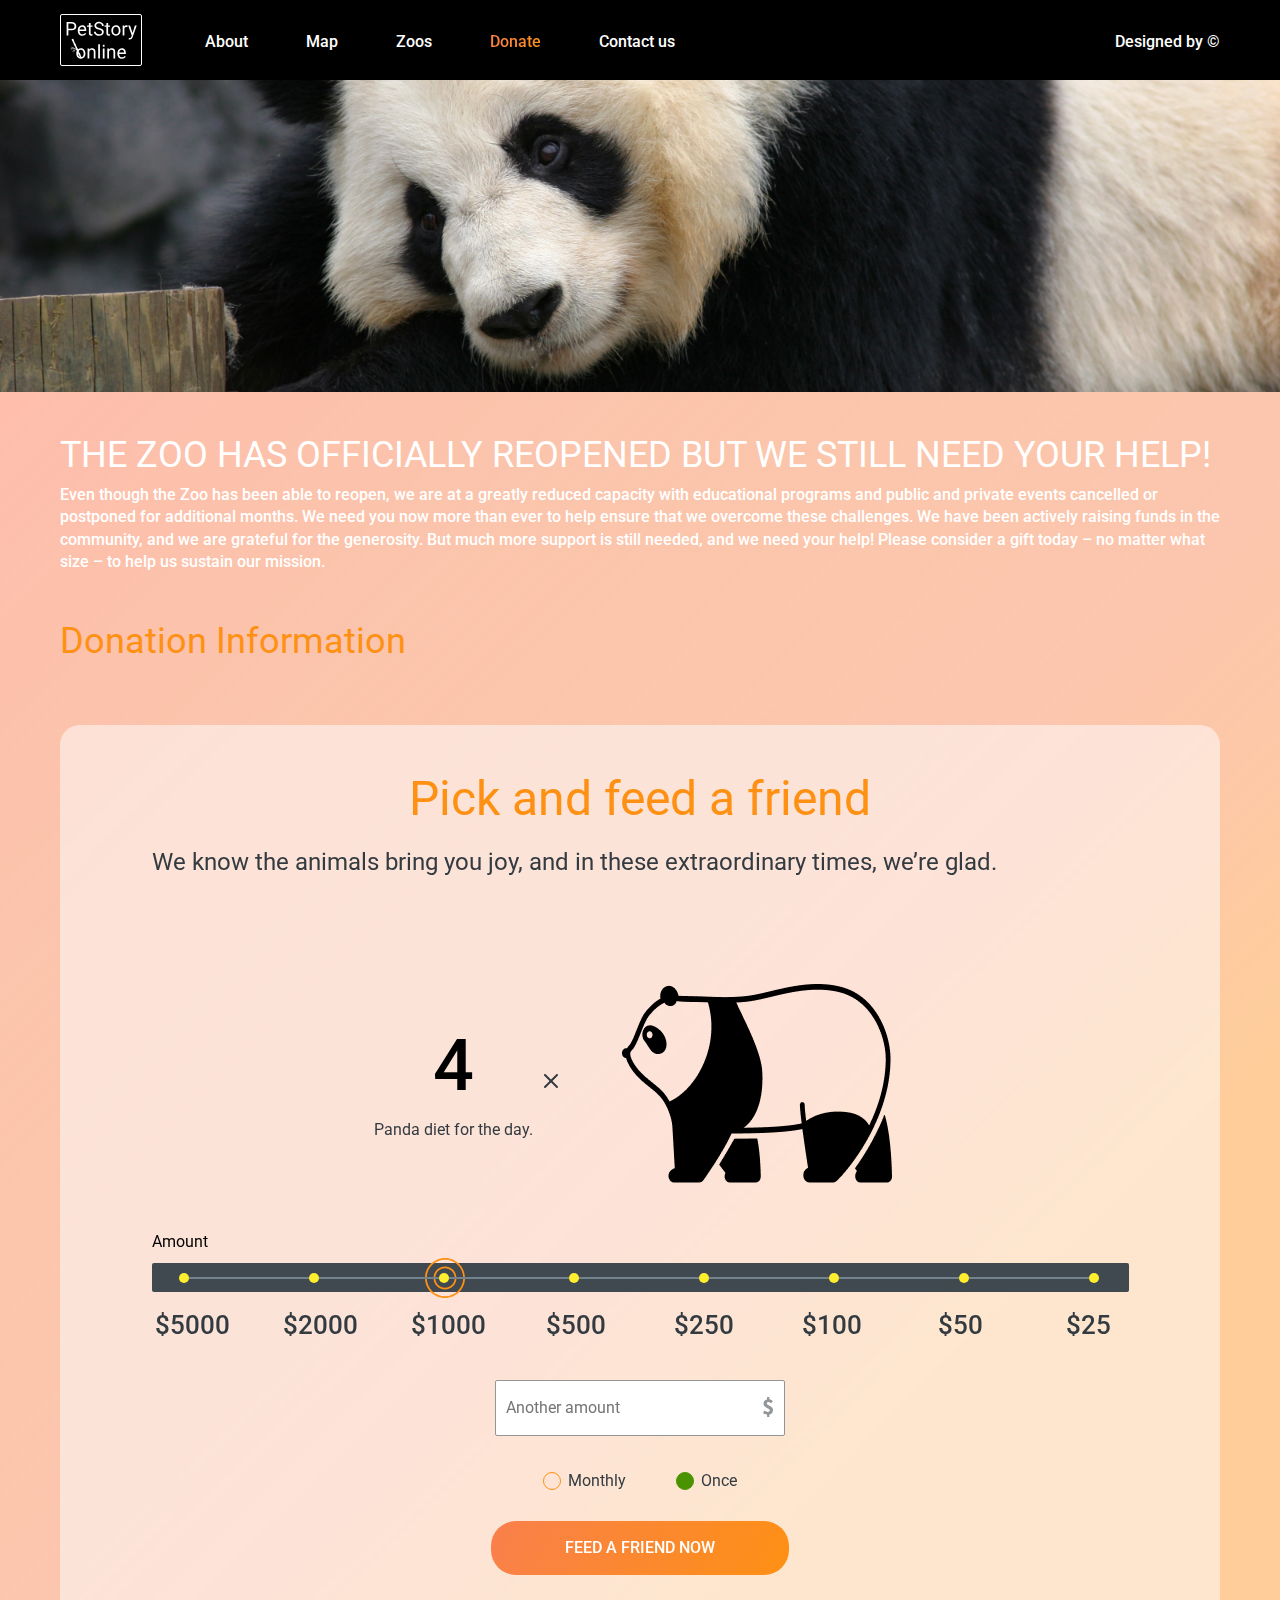
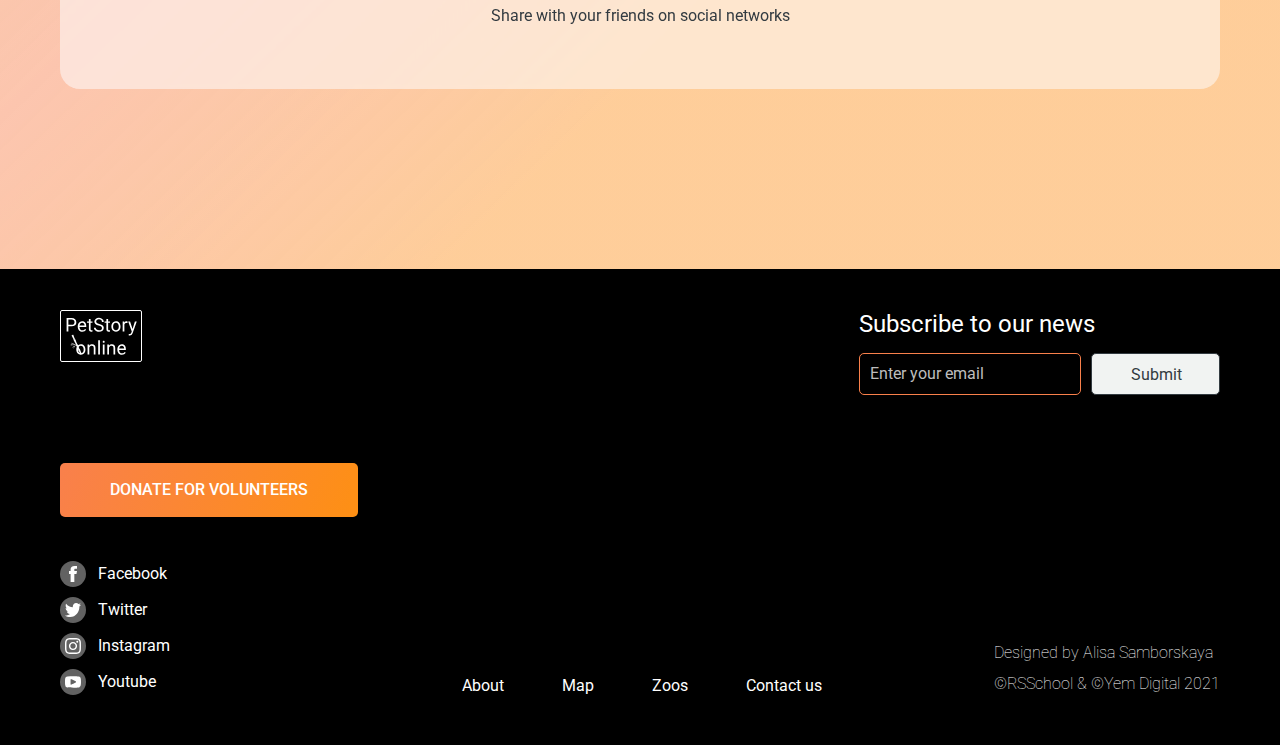
<file: pages/donate/index.html>
<!DOCTYPE html>
<html lang="en">
  <head>
    <meta charset="UTF-8" />
    <meta http-equiv="X-UA-Compatible" content="IE=edge" />
    <meta name="viewport" content="width=device-width, initial-scale=1.0" />
    <link
      href="https://fonts.googleapis.com/css2?family=Roboto:wght@300;400;500;700&display=swap"
      rel="stylesheet"
    />
    <link rel="stylesheet" href="../../assets/styles/normalize.css" />
    <link rel="stylesheet" href="../../pages/donate/style.css" />
    <title>Donate</title>
  </head>
  <body>
    <header class="header">
      <h1>PetStory Online</h1>
      <div class="wrapper header-wrap">
        <div class="container">
          <a href="../main/index.html">
            <svg class="logo">
              <use xlink:href="../../assets/icons/sprite.svg#logo"></use>
            </svg>
            <svg class="logo2">
              <use xlink:href="../../assets/icons/sprite.svg#logo2"></use>
            </svg>
          </a>
          <nav class="header__navigation">
            <ul class="navigation">
              <li class="navigation__item">
                <a class="navigation__link" href="../main/index.html">About</a>
              </li>
              <li class="navigation__item">
                <a class="navigation__link" href="#">Map</a>
              </li>
              <li class="navigation__item">
                <a class="navigation__link" href="#">Zoos</a>
              </li>
              <li class="navigation__item">
                <a class="navigation__link active" href="../donate/index.html"
                  >Donate</a
                >
              </li>
              <li class="navigation__item">
                <a class="navigation__link" href="#">Contact us</a>
              </li>
            </ul>
          </nav>
        </div>
        <div class="auth">
          <a
            class="auth__link"
            href="https://www.figma.com/file/jfEFwkXVj1WRq7sUHDr8os/PetStory-online"
            >Designed by &#169;</a
          >
        </div>
        <!-- <div class="header__burger"><span></span></div> -->
      </div>
      <div class="header__burger"><span></span></div>
    </header>
    <main class="main">
      <section class="promo promo-donate">
        <img class="promo-img" src="../../assets/images/panda-seconf-bg.jpg" />
      </section>
      <section class="pick-and-feed">
        <div class="wrapper donation-information">
          <h3 class="donation-information__big-title">
            THE ZOO HAS OFFICIALLY REOPENED BUT WE STILL NEED YOUR HELP!
          </h3>
          <div class="donation-information__description">
            Even though the Zoo has been able to reopen, we are at a greatly
            reduced capacity with educational programs and public and private
            events cancelled or postponed for additional months. We need you now
            more than ever to help ensure that we overcome these challenges. We
            have been actively raising funds in the community, and we are
            grateful for the generosity. But much more support is still needed,
            and we need your help! Please consider a gift today – no matter what
            size – to help us sustain our mission.
          </div>
          <h3 class="donation-information__title">Donation Information</h3>
        </div>
        <div class="wrapper pick-wrap">
          <div class="pick-and-feed__description">
            <h2 class="orange-title">Pick and feed a friend</h2>
            <div class="pick-and-feed__description-about">
              We know the animals bring you joy, and in these extraordinary
              times, we’re glad.
            </div>
          </div>
          <div class="pick__donate">
            <div class="pick__donate-animals">
              <div class="pick__donate-number-card">
                <div class="pick__donate-number-item">
                  <div class="pick__donate-number">4</div>
                  <div class="pick__donate-number-description">
                    Panda diet for the day.
                  </div>
                </div>
                <div class="icon-multiply">
                  <img
                    src="../../assets/icons/icons_diff/icons_mix/x-icon.svg"
                  />
                </div>
              </div>
              <img
                src="../../assets/icons/icons_animals/icons_284x246/panda_widget1.png"
              />
            </div>
            <div class="donate-line-block">
              <div class="donate-line__title">Amount</div>
              <div class="line">
                <div class="grey-line"></div>
                <input
                  class="line-input"
                  type="range"
                  min="1"
                  max="8"
                  value="3"
                  step="1"
                />
                <input
                  class="line-input line-input-little"
                  type="range"
                  min="1"
                  max="7"
                  value="3"
                  step="1"
                />
                <input
                  class="line-input line-input-little-600"
                  type="range"
                  min="1"
                  max="5"
                  value="3"
                  step="1"
                />
                <div class="circle-yellow one"></div>
                <div class="circle-yellow two"></div>
                <div class="circle-yellow three"></div>
                <div class="circle-yellow four"></div>
                <div class="circle-yellow five"></div>
                <div class="circle-yellow six"></div>
                <div class="circle-yellow seven"></div>
                <div class="circle-yellow eight"></div>
              </div>
            </div>
            <div class="money-line">
              <div class="money-text" id="one">&#36;5000</div>
              <div class="money-text">&#36;2000</div>
              <div class="money-text">&#36;1000</div>
              <div class="money-text">&#36;500</div>
              <div class="money-text">&#36;250</div>
              <div class="money-text">&#36;100</div>
              <div class="money-text">&#36;50</div>
              <div class="money-text">&#36;25</div>
            </div>
            <div class="amount">
              <input
                type="number"
                class="another-amount"
                placeholder="Another amount"
                min="0"
                max="9999"
              />
              <span class="dollar">
                <svg class="dollar">
                  <use xlink:href="../../assets/icons/sprite.svg#dollar"></use>
                </svg>
              </span>
            </div>
            <form>
              <div class="radiobuttons">
                <div class="radiobutton-item">
                  <input
                    class="time"
                    id="radio-1"
                    type="radio"
                    name="price"
                    value="monthly"
                  /><label for="radio-1">Monthly</label>
                </div>
                <div class="radiobutton-item">
                  <input
                    class="time"
                    id="radio-2"
                    type="radio"
                    name="price"
                    value="once"
                    checked
                  /><label for="radio-2">Once</label>
                </div>
              </div>
            </form>
            <button class="button button-feed">Feed a friend now</button>
            <div class="pick-and-feed__text">
              Share with your friends on social networks
            </div>
          </div>
        </div>
      </section>
    </main>
    <footer class="footer">
      <div class="wrapper footer-wrap">
        <div class="subscribe subscribe-mini">
          <a href="../main/index.html">
            <svg class="logo logo-footer">
              <use xlink:href="../../assets/icons/sprite.svg#logo"></use>
            </svg>
            <img class="logo-footer-mini" src="../../assets/images/logo-footer-mini.png" />
          </a>
          <div class="subscribe__field">
            <div class="subscribe__title">Subscribe to our news</div>
            <form class="form">
              <input
                class="inputfield"
                type="email"
                name="input"
                placeholder="Enter your email"
              />
              <button class="submit">Submit</button>
            </form>
          </div>
        </div>
        <a href="../donate/index.html"
          ><button class="button button-square">
            Donate for volunteers
          </button></a
        >
        <div class="social-auth">
          <div class="social-links">
            <div class="social-links__item">
              <button class="social-icon">
                <svg class="social-icon__facebook">
                  <use
                    xlink:href="../../assets/icons/sprite.svg#facebook"
                  ></use>
                </svg>
              </button>
              <p class="social-links__item-title">Facebook</p>
            </div>
            <div class="social-links__item">
              <button class="social-icon">
                <svg class="social-icon__twitter">
                  <use xlink:href="../../assets/icons/sprite.svg#twitter"></use>
                </svg>
              </button>
              <p class="social-links__item-title">Twitter</p>
            </div>
            <div class="social-links__item">
              <button class="social-icon">
                <svg class="social-icon__instagram">
                  <use
                    xlink:href="../../assets/icons/sprite.svg#instagram"
                  ></use>
                </svg>
              </button>
              <p class="social-links__item-title">Instagram</p>
            </div>
            <div class="social-links__item">
              <button class="social-icon">
                <svg class="social-icon__youtube">
                  <use xlink:href="../../assets/icons/sprite.svg#youtube"></use>
                </svg>
              </button>
              <p class="social-links__item-title">Youtube</p>
            </div>
          </div>
          <div class="footer__navigation">
            <ul class="navigation navigation-foo">
              <li class="navigation__item">
                <a class="navigation__link link-foo" href="../main/index.html"
                  >About</a
                >
              </li>
              <li class="navigation__item">
                <a class="navigation__link link-foo" href="#">Map</a>
              </li>
              <li class="navigation__item">
                <a class="navigation__link link-foo" href="#">Zoos</a>
              </li>
              <li class="navigation__item">
                <a class="navigation__link link-foo" href="#">Contact us</a>
              </li>
            </ul>
          </div>
          <div class="subscribe">
            <div class="subscribe__auth">
              <p class="subscribe__auth-name">Designed by Alisa Samborskaya</p>
              <p class="subscribe__auth-rights">
                ©RSSchool & ©Yem Digital 2021
              </p>
            </div>
          </div>
        </div>
      </div>
    </footer>
    <script src="../donate/script.js"></script>
  </body>
</html>
</file>
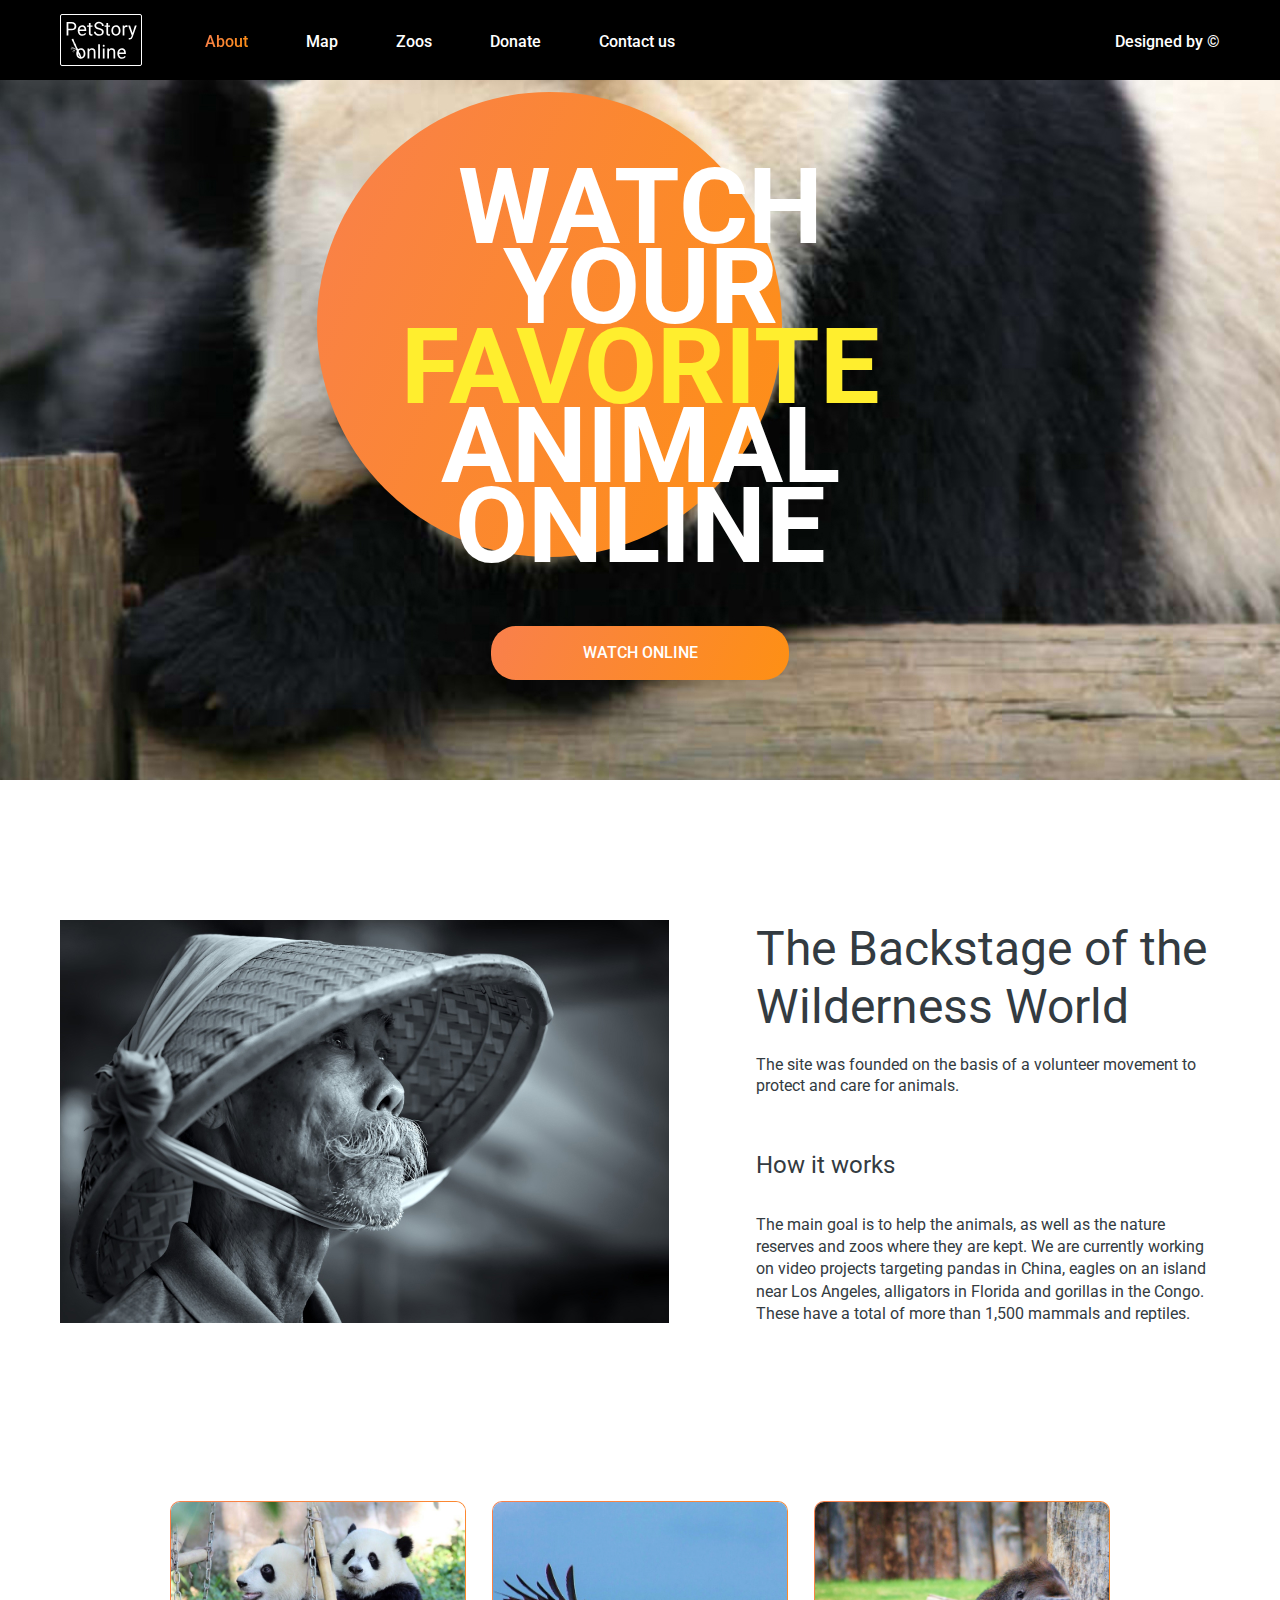
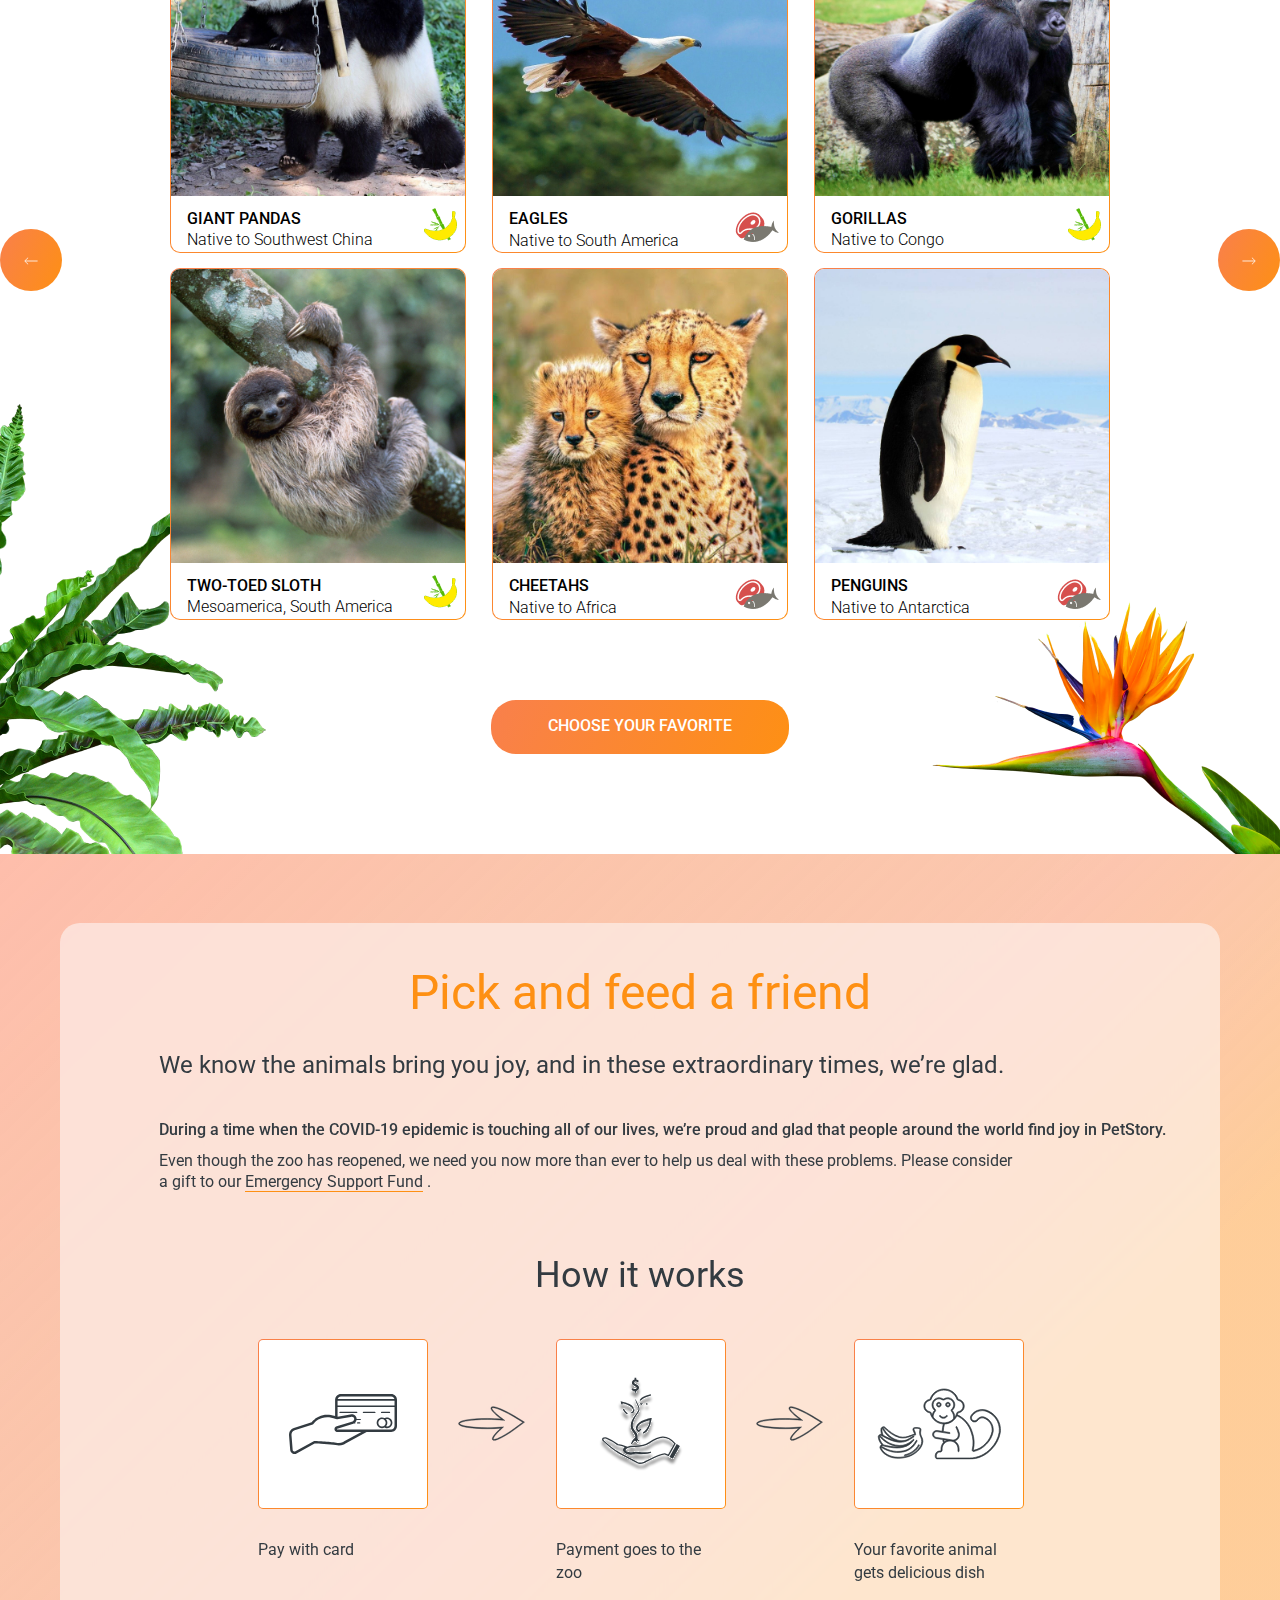
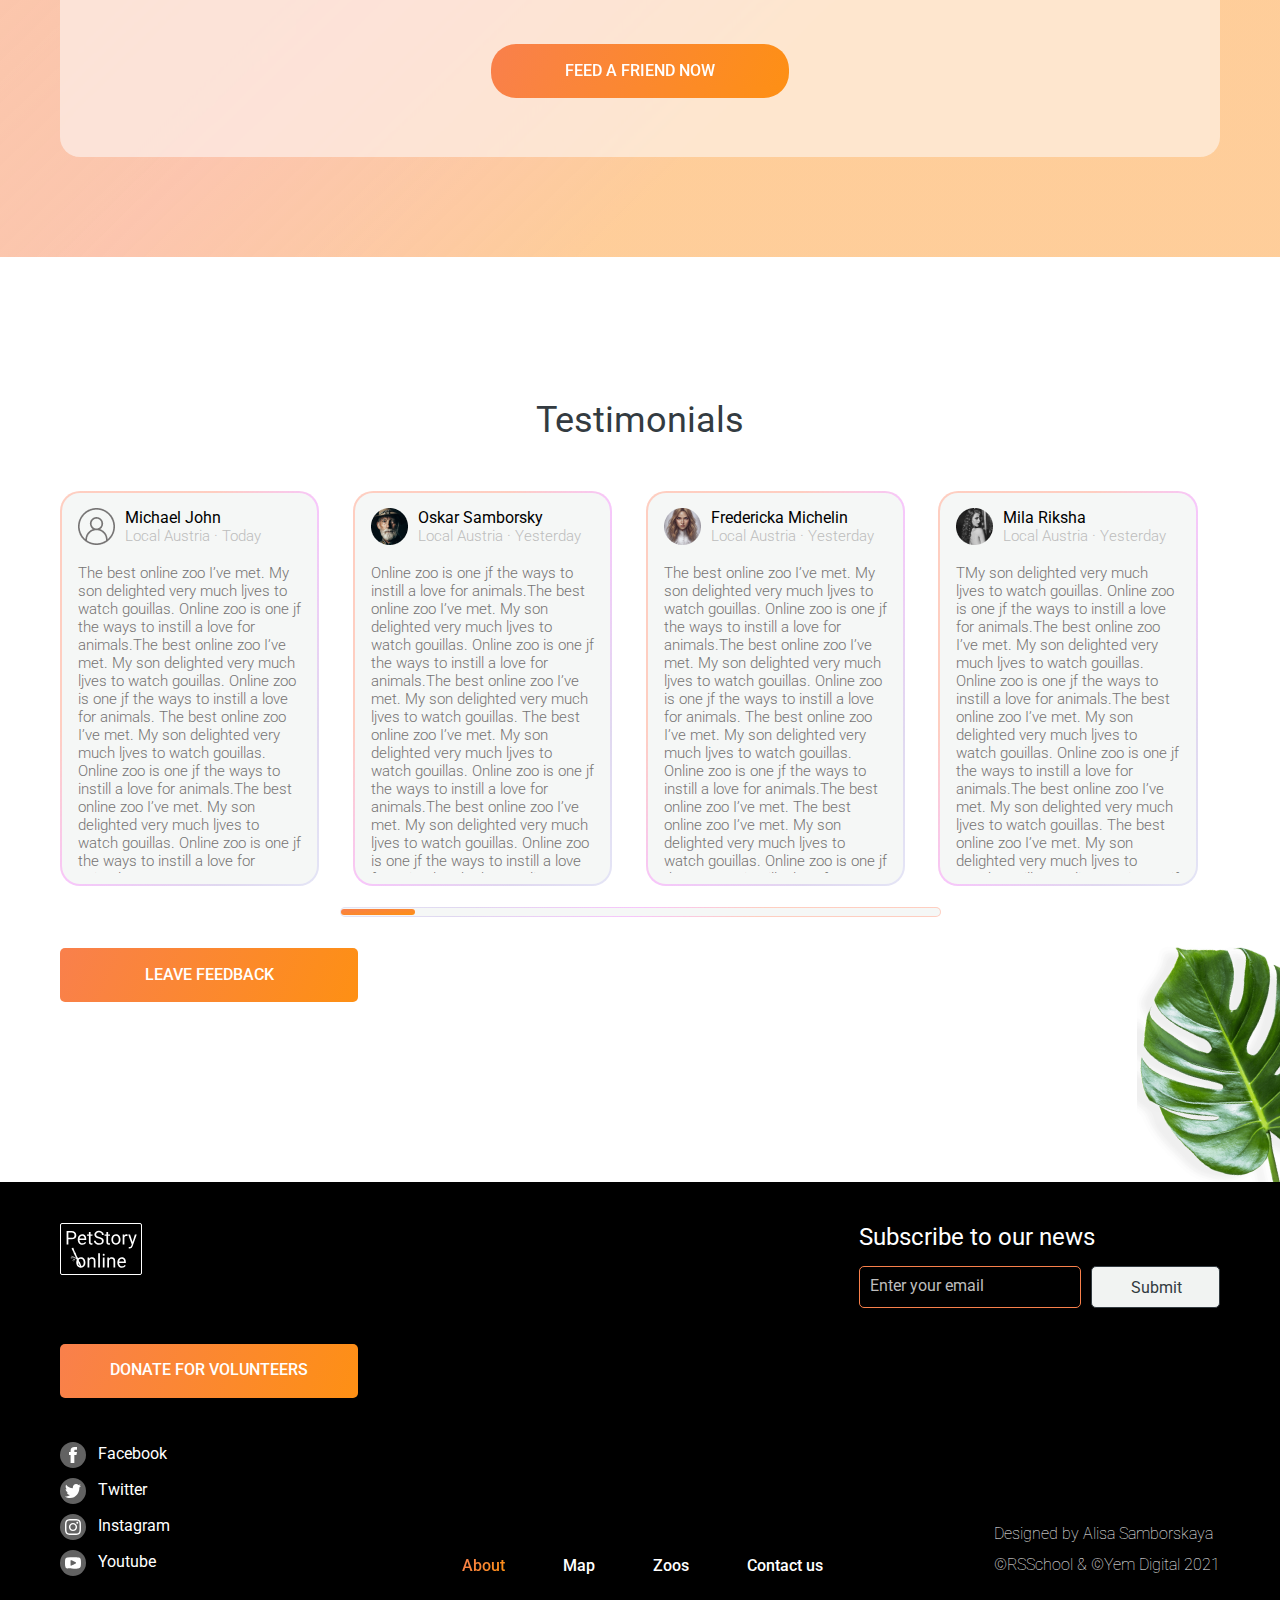
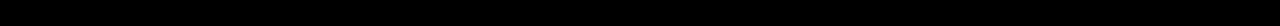
<file: pages/main/index.html>
<!DOCTYPE html>
<html lang="en">
  <head>
    <meta charset="UTF-8" />
    <meta http-equiv="X-UA-Compatible" content="IE=edge" />
    <meta name="viewport" content="width=device-width, initial-scale=1.0" />
    <link
      href="https://fonts.googleapis.com/css2?family=Roboto:wght@300;400;500;700&display=swap"
      rel="stylesheet"
    />
    <link rel="stylesheet" href="../../assets/styles/normalize.css" />
    <link rel="stylesheet" href="../../pages/main/style.css" />
    <title>Animal online</title>
  </head>
  <body>
    <header class="header">
      <h1>PetStory Online</h1>
      <div class="wrapper header-wrap">
        <div class="container">
          <a href="../main/index.html">
            <svg class="logo">
              <use xlink:href="../../assets/icons/sprite.svg#logo"></use>
            </svg>
            <svg class="logo2">
              <use xlink:href="../../assets/icons/sprite.svg#logo2"></use>
            </svg>
          </a>
          <nav class="header__navigation">
            <ul class="navigation">
              <li class="navigation__item">
                <a class="navigation__link active" href="../main/index.html"
                  >About</a
                >
              </li>
              <li class="navigation__item">
                <a class="navigation__link" href="#">Map</a>
              </li>
              <li class="navigation__item">
                <a class="navigation__link" href="#">Zoos</a>
              </li>
              <li class="navigation__item">
                <a class="navigation__link" href="../donate/index.html"
                  >Donate</a
                >
              </li>
              <li class="navigation__item">
                <a class="navigation__link" href="#">Contact us</a>
              </li>
            </ul>
          </nav>
        </div>
        <div class="auth">
          <a
            class="auth__link"
            href="https://www.figma.com/file/jfEFwkXVj1WRq7sUHDr8os/PetStory-online"
            >Designed by &#169;</a
          >
        </div>
      </div>
      <div class="header__burger"><span></span></div>
    </header>
    <main class="main">
      <section class="promo">
        <div class="promo-bg">
          <div class="wrapper promo-wrap">
            <div class="promo-wrapper">
              <span class="circle"></span>
              <div class="title">
                Watch your <span class="title-yellow"> favorite </span> animal
                online
              </div>
              <button class="button button-promo">Watch online</button>
            </div>
          </div>
        </div>
      </section>
      <div class="wrapper">
        <div class="flower-wrap">
          <img class="flower" src="../../assets/images/flower_foto1.png" />
          <img class="flower2" src="../../assets/images/flower2.png" />
          <img class="flower3" src="../../assets/images/flower3.png" />
        </div>
        <section class="bamboo">
          <div class="bamboo__image">
            <img src="../../assets/images/bamboo.jpg" />
          </div>
          <div class="bamboo__description">
            <button class="button button-promo button-promo-mini">
              Watch online
            </button>
            <h2>The Backstage of the Wilderness World</h2>
            <p class="bamboo__description-text">
              The site was founded on the basis of a volunteer movement to
              protect and care for animals.
            </p>
            <div class="bamboo__description-title">How it works</div>
            <p class="bamboo__text">
              The main goal is to help the animals, as well as the nature
              reserves and zoos where they are kept. We are currently working on
              video projects targeting pandas in China, eagles on an island near
              Los Angeles, alligators in Florida and gorillas in the Congo.
              These have a total of more than 1,500 mammals and reptiles.
            </p>
          </div>
        </section>
      </div>
      <div class="flowers">
        <div class="wrapper-animals">
          <img class="palm" src="../../assets/images/palm.png" />
          <img class="palm-little" src="../../assets/images/palm-little.png" />
          <img class="strelitzia" src="../../assets/images/strelitzia.png" />
          <img
            class="strelitzia-mini"
            src="../../assets/images/strelitzia-mini.png"
          />
          <section class="zoos">
            <div class="animals">
              <button class="arrow arrow-left" id="arrow-left">
                <svg class="icon">
                  <use
                    xlink:href="../../assets/icons/sprite.svg#arrow-left"
                  ></use>
                </svg>
              </button>
              <div class="carousel-wrapper">
                <div class="carousel" id="carousel">
                  <div class="animals__cards" id="left-cards">
                    <div class="animals__cards-item" id="random1">
                      <div class="animals__card-image">
                        <img
                          class="animals__card-image-scale"
                          src="../../assets/images/alligators.jpg"
                        />
                      </div>
                      <div class="animals__card-description">
                        <div class="animals__card-text">
                          <p class="animals__card-name">Alligators</p>
                          <p class="animals__card-text2">
                            Native to Southeastern U. S.
                          </p>
                        </div>
                        <div class="animals__card-food">
                          <img
                            src="../../assets/icons/icons_diff/icons_mix/meet-fish_icon.png"
                          />
                        </div>
                      </div>
                    </div>
                    <div class="animals__cards-item" id="random2">
                      <div class="animals__card-image">
                        <img
                          class="animals__card-image-scale"
                          src="../../assets/images/penguins.jpg"
                        />
                      </div>
                      <div class="animals__card-description">
                        <div class="animals__card-text">
                          <p class="animals__card-name">Penguins</p>
                          <p class="animals__card-text2">
                            Native to Antarctica
                          </p>
                        </div>
                        <div class="animals__card-food">
                          <img
                            src="../../assets/icons/icons_diff/icons_mix/meet-fish_icon.png"
                          />
                        </div>
                      </div>
                    </div>
                    <div class="animals__cards-item" id="random3">
                      <div class="animals__card-image">
                        <img
                          class="animals__card-image-scale"
                          src="../../assets/images/gorillas.jpg"
                        />
                      </div>
                      <div class="animals__card-description">
                        <div class="animals__card-text">
                          <p class="animals__card-name">Gorillas</p>
                          <p class="animals__card-text2">Native to Congo</p>
                        </div>
                        <div class="animals__card-food">
                          <img
                            src="../../assets/icons/icons_diff/icons_mix/banana-bamboo_icon.png"
                          />
                        </div>
                      </div>
                    </div>
                    <div class="animals__cards-item" id="random4">
                      <div class="animals__card-image">
                        <img
                          class="animals__card-image-scale"
                          src="../../assets/images/eagles.jpg"
                        />
                      </div>
                      <div class="animals__card-description">
                        <div class="animals__card-text">
                          <p class="animals__card-name">Eagles</p>
                          <p class="animals__card-text2">
                            Native to South America
                          </p>
                        </div>
                        <div class="animals__card-food">
                          <img
                            src="../../assets/icons/icons_diff/icons_mix/meet-fish_icon.png"
                          />
                        </div>
                      </div>
                    </div>
                    <div class="animals__cards-item" id="random5">
                      <div class="animals__card-image">
                        <img
                          class="animals__card-image-scale"
                          src="../../assets/images/sloth.jpg"
                        />
                      </div>
                      <div class="animals__card-description">
                        <div class="animals__card-text">
                          <p class="animals__card-name">Two-toed Sloth</p>
                          <p class="animals__card-text2">Mesoamerica, South America</p>
                        </div>
                        <div class="animals__card-food">
                          <img
                            src="../../assets/icons/icons_diff/icons_mix/banana-bamboo_icon.png"
                          />
                        </div>
                      </div>
                    </div>
                    <div class="animals__cards-item" id="random6">
                      <div class="animals__card-image">
                        <img
                          class="animals__card-image-scale"
                          src="../../assets/images/pandas.jpg"
                        />
                      </div>
                      <div class="animals__card-description">
                        <div class="animals__card-text">
                          <p class="animals__card-name">Pandas</p>
                          <p class="animals__card-text2">
                            Native to Southwest China
                          </p>
                        </div>
                        <div class="animals__card-food">
                          <img
                            src="../../assets/icons/icons_diff/icons_mix/banana-bamboo_icon.png"
                          />
                        </div>
                      </div>
                    </div>
                  </div>
                  <div class="animals__cards" id="active-cards">
                    <div class="animals__cards-item">
                      <div class="animals__card-image">
                        <img
                          class="animals__card-image-scale"
                          src="../../assets/images/pandas.jpg"
                        />
                      </div>
                      <div class="animals__card-description">
                        <div class="animals__card-text">
                          <p class="animals__card-name">Giant pandas</p>
                          <p class="animals__card-text2">
                            Native to Southwest China
                          </p>
                        </div>
                        <div class="animals__card-food">
                          <img
                            src="../../assets/icons/icons_diff/icons_mix/banana-bamboo_icon.png"
                          />
                        </div>
                      </div>
                    </div>
                    <div class="animals__cards-item">
                      <div class="animals__card-image">
                        <img
                          class="animals__card-image-scale"
                          src="../../assets/images/eagles.jpg"
                        />
                      </div>
                      <div class="animals__card-description">
                        <div class="animals__card-text">
                          <p class="animals__card-name">Eagles</p>
                          <p class="animals__card-text2">
                            Native to South America
                          </p>
                        </div>
                        <div class="animals__card-food">
                          <img
                            src="../../assets/icons/icons_diff/icons_mix/meet-fish_icon.png"
                          />
                        </div>
                      </div>
                    </div>
                    <div class="animals__cards-item">
                      <div class="animals__card-image">
                        <img
                          class="animals__card-image-scale"
                          src="../../assets/images/gorillas.jpg"
                        />
                      </div>
                      <div class="animals__card-description">
                        <div class="animals__card-text">
                          <p class="animals__card-name">Gorillas</p>
                          <p class="animals__card-text2">Native to Congo</p>
                        </div>
                        <div class="animals__card-food">
                          <img
                            src="../../assets/icons/icons_diff/icons_mix/banana-bamboo_icon.png"
                          />
                        </div>
                      </div>
                    </div>
                    <div class="animals__cards-item">
                      <div class="animals__card-image">
                        <img
                          class="animals__card-image-scale"
                          src="../../assets/images/sloth.jpg"
                        />
                      </div>
                      <div class="animals__card-description">
                        <div class="animals__card-text">
                          <p class="animals__card-name">Two-toed Sloth</p>
                          <p class="animals__card-text2">
                            Mesoamerica, South America
                          </p>
                        </div>
                        <div class="animals__card-food">
                          <img
                            src="../../assets/icons/icons_diff/icons_mix/banana-bamboo_icon.png"
                          />
                        </div>
                      </div>
                    </div>
                    <div class="animals__cards-item">
                      <div class="animals__card-image">
                        <img
                          class="animals__card-image-scale"
                          src="../../assets/images/cheetahs.jpg"
                        />
                      </div>
                      <div class="animals__card-description">
                        <div class="animals__card-text">
                          <p class="animals__card-name">Cheetahs</p>
                          <p class="animals__card-text2">Native to Africa</p>
                        </div>
                        <div class="animals__card-food">
                          <img
                            src="../../assets/icons/icons_diff/icons_mix/meet-fish_icon.png"
                          />
                        </div>
                      </div>
                    </div>
                    <div class="animals__cards-item">
                      <div class="animals__card-image">
                        <img
                          class="animals__card-image-scale"
                          src="../../assets/images/penguins.jpg"
                        />
                      </div>
                      <div class="animals__card-description">
                        <div class="animals__card-text">
                          <p class="animals__card-name">Penguins</p>
                          <p class="animals__card-text2">
                            Native to Antarctica
                          </p>
                        </div>
                        <div class="animals__card-food">
                          <img
                            src="../../assets/icons/icons_diff/icons_mix/meet-fish_icon.png"
                          />
                        </div>
                      </div>
                    </div>
                  </div>
                  <div class="animals__cards" id="right-cards">
                    <div class="animals__cards-item">
                      <div class="animals__card-image">
                        <img
                          class="animals__card-image-scale"
                          src="../../assets/images/gorillas.jpg"
                        />
                      </div>
                      <div class="animals__card-description">
                        <div class="animals__card-text">
                          <p class="animals__card-name">Gorillas</p>
                          <p class="animals__card-text2">Native to Congo</p>
                        </div>
                        <div class="animals__card-food">
                          <img
                            src="../../assets/icons/icons_diff/icons_mix/banana-bamboo_icon.png"
                          />
                        </div>
                      </div>
                    </div>
                    <div class="animals__cards-item">
                      <div class="animals__card-image">
                        <img
                          class="animals__card-image-scale"
                          src="../../assets/images/cheetahs.jpg"
                        />
                      </div>
                      <div class="animals__card-description">
                        <div class="animals__card-text">
                          <p class="animals__card-name">Cheetahs</p>
                          <p class="animals__card-text2">Native to Africa</p>
                        </div>
                        <div class="animals__card-food">
                          <img
                            src="../../assets/icons/icons_diff/icons_mix/meet-fish_icon.png"
                          />
                        </div>
                      </div>
                    </div>
                    <div class="animals__cards-item">
                      <div class="animals__card-image">
                        <img
                          class="animals__card-image-scale"
                          src="../../assets/images/alligators.jpg"
                        />
                      </div>
                      <div class="animals__card-description">
                        <div class="animals__card-text">
                          <p class="animals__card-name">Alligators</p>
                          <p class="animals__card-text2">Native to Southeastern U. S.</p>
                        </div>
                        <div class="animals__card-food">
                          <img
                            src="../../assets/icons/icons_diff/icons_mix/meet-fish_icon.png"
                          />
                        </div>
                      </div>
                    </div>
                    <div class="animals__cards-item">
                      <div class="animals__card-image">
                        <img
                          class="animals__card-image-scale"
                          src="../../assets/images/penguins.jpg"
                        />
                      </div>
                      <div class="animals__card-description">
                        <div class="animals__card-text">
                          <p class="animals__card-name">Penguins</p>
                          <p class="animals__card-text2">
                            Native to Antarctica
                          </p>
                        </div>
                        <div class="animals__card-food">
                          <img
                            src="../../assets/icons/icons_diff/icons_mix/meet-fish_icon.png"
                          />
                        </div>
                      </div>
                    </div>
                    <div class="animals__cards-item">
                      <div class="animals__card-image">
                        <img
                          class="animals__card-image-scale"
                          src="../../assets/images/sloth.jpg"
                        />
                      </div>
                      <div class="animals__card-description">
                        <div class="animals__card-text">
                          <p class="animals__card-name">Two-toed Sloth</p>
                          <p class="animals__card-text2">
                            Mesoamerica, South America
                          </p>
                        </div>
                        <div class="animals__card-food">
                          <img
                            src="../../assets/icons/icons_diff/icons_mix/banana-bamboo_icon.png"
                          />
                        </div>
                      </div>
                    </div>
                    <div class="animals__cards-item">
                      <div class="animals__card-image">
                        <img
                          class="animals__card-image-scale"
                          src="../../assets/images/eagles.jpg"
                        />
                      </div>
                      <div class="animals__card-description">
                        <div class="animals__card-text">
                          <p class="animals__card-name">Eagles</p>
                          <p class="animals__card-text2">Native to South America</p>
                        </div>
                        <div class="animals__card-food">
                          <img
                            src="../../assets/icons/icons_diff/icons_mix/meet-fish_icon.png"
                          />
                        </div>
                      </div>
                    </div>
                  </div>
                </div>
              </div>
              <button class="arrow arrow-right" id="arrow-right">
                <svg class="icon">
                  <use
                    xlink:href="../../assets/icons/sprite.svg#arrow-right"
                  ></use>
                </svg>
              </button>
            </div>
            <button class="button choose">Choose your favorite</button>
          </section>
        </div>
      </div>
      <section class="pick-and-feed">
        <div class="wrapper pick-wrap">
          <div class="pick-and-feed__description">
            <h2 class="orange-title">Pick and feed a friend</h2>
            <div class="pick-and-feed__description-about">
              We know the animals bring you joy, and in these extraordinary
              times, we’re glad.
            </div>
            <p class="pick-and-feed__minititle">
              During a time when the COVID-19 epidemic is touching all of our
              lives, we’re proud and glad that people around the world find joy
              in PetStory.
            </p>
            <p class="pick-and-feed__description-text">
              Even though the zoo has reopened, we need you now more than ever
              to help us deal with these problems. Please consider a gift to our
              <a class="support-link" href="../donate/index.html"
                >Emergency Support Fund</a
              >
              .
            </p>
          </div>
          <div class="pick-and-feed__helps">
            <h3 class="how-it-works">How it works</h3>
            <div class="helpers-cards">
              <div class="helpers-cards__item">
                <div class="helpers-card__image">
                  <svg class="icon-pay">
                    <use xlink:href="../../assets/icons/sprite.svg#pay"></use>
                  </svg>
                </div>
                <div class="helpers-card__text">Pay with card</div>
              </div>
              <div class="big-arrow">
                <svg class="icon-arrow">
                  <use
                    xlink:href="../../assets/icons/sprite.svg#big-arrow"
                  ></use>
                </svg>
              </div>
              <div class="green-arrow">
                <img src="../../assets/images/arrow-green.png" />
              </div>
              <div class="helpers-cards__item">
                <div class="helpers-card__image">
                  <svg class="icon-zoo">
                    <use xlink:href="../../assets/icons/sprite.svg#zoo"></use>
                  </svg>
                </div>
                <div class="helpers-card__text">Payment goes to the zoo</div>
              </div>
              <div class="big-arrow">
                <svg class="icon-arrow">
                  <use
                    xlink:href="../../assets/icons/sprite.svg#big-arrow"
                  ></use>
                </svg>
              </div>
              <div class="green-arrow-last">
                <img src="../../assets/images/arrow-green.png" />
              </div>
              <div class="helpers-cards__item">
                <div class="helpers-card__image">
                  <svg class="icon-monkey">
                    <use
                      xlink:href="../../assets/icons/sprite.svg#monkey"
                    ></use>
                  </svg>
                </div>
                <div class="helpers-card__text">
                  Your favorite animal gets delicious dish
                </div>
              </div>
            </div>
          </div>
          <a href="../donate/index.html"
            ><button class="button button-feed">Feed a friend now</button></a
          >
        </div>
      </section>
      <section class="testimonials">
        <div class="wrapper">
          <img class="leav" src="../../assets/images/leav.png" />
          <div>
            <div class="testimonails__block">
              <h3 class="testimonials__title">Testimonials</h3>
              <div class="testimonials__cards" id="testimonials__cards">
                <div
                  class="testimonials__cards-item"
                  id="0"
                >
                  <div class="testimonials__cards-item-top">
                    <div class="testimonials__cards-item-image">
                      <img src="../../assets/images/users/john.png" />
                    </div>
                    <div class="testimonials__cards-item-person">
                      <div class="testimonials__cards-item-name">
                        Michael John
                      </div>
                      <div class="testimonials__cards-item-info">
                        Local Austria &#183; Today
                      </div>
                    </div>
                  </div>
                  <div class="testimonials__cards-item-bottom">
                    <div class="testimonials__cards-item-text">
                      The best online zoo I’ve met. My son delighted very much
                      ljves to watch gouillas. Online zoo is one jf the ways to
                      instill a love for animals.The best online zoo I’ve met.
                      My son delighted very much ljves to watch gouillas. Online
                      zoo is one jf the ways to instill a love for animals. The
                      best online zoo I’ve met. My son delighted very much ljves
                      to watch gouillas. Online zoo is one jf the ways to
                      instill a love for animals.The best online zoo I’ve met.
                      My son delighted very much ljves to watch gouillas. Online
                      zoo is one jf the ways to instill a love for animals.
                    </div>
                  </div>
                </div>
                <div class="testimonials__cards-item" id="1">
                  <div class="testimonials__cards-item-top">
                    <div class="testimonials__cards-item-image">
                      <img src="../../assets/images/users/oskar.png" />
                    </div>
                    <div class="testimonials__cards-item-person">
                      <div class="testimonials__cards-item-name">
                        Oskar Samborsky
                      </div>
                      <div class="testimonials__cards-item-info">
                        Local Austria &#183; Yesterday
                      </div>
                    </div>
                  </div>
                  <div class="testimonials__cards-item-bottom">
                    <div class="testimonials__cards-item-text">
                      Online zoo is one jf the ways to instill a love for
                      animals.The best online zoo I’ve met. My son delighted
                      very much ljves to watch gouillas. Online zoo is one jf
                      the ways to instill a love for animals.The best online zoo
                      I’ve met. My son delighted very much ljves to watch
                      gouillas. The best online zoo I’ve met. My son delighted
                      very much ljves to watch gouillas. Online zoo is one jf
                      the ways to instill a love for animals.The best online zoo
                      I’ve met. My son delighted very much ljves to watch
                      gouillas. Online zoo is one jf the ways to instill a love
                      for animals. The best online zoo I’ve met. My son
                      delighted very much ljves to watch gouillas. Online zoo is
                      one jf the ways to instill a love for animals.The best
                      online zoo I’ve met. My son delighted very much ljves to
                      watch gouillas. Online zoo is one jf the ways to instill a
                      love for animals.
                    </div>
                  </div>
                </div>
                <div class="testimonials__cards-item" id="2">
                  <div class="testimonials__cards-item-top">
                    <div class="testimonials__cards-item-image">
                      <img src="../../assets/images/users/fredericka.png" />
                    </div>
                    <div class="testimonials__cards-item-person">
                      <div class="testimonials__cards-item-name">
                        Fredericka Michelin
                      </div>
                      <div class="testimonials__cards-item-info">
                        Local Austria &#183; Yesterday
                      </div>
                    </div>
                  </div>
                  <div class="testimonials__cards-item-bottom">
                    <div class="testimonials__cards-item-text">
                      The best online zoo I’ve met. My son delighted very much
                      ljves to watch gouillas. Online zoo is one jf the ways to
                      instill a love for animals.The best online zoo I’ve met.
                      My son delighted very much ljves to watch gouillas. Online
                      zoo is one jf the ways to instill a love for animals. The
                      best online zoo I’ve met. My son delighted very much ljves
                      to watch gouillas. Online zoo is one jf the ways to
                      instill a love for animals.The best online zoo I’ve met.
                      The best online zoo I’ve met. My son delighted very much
                      ljves to watch gouillas. Online zoo is one jf the ways to
                      instill a love for animals.The best online zoo I’ve met.
                      My son delighted very much ljves to watch gouillas. Online
                      zoo is one jf the ways to instill a love for animals.
                    </div>
                  </div>
                </div>
                <div class="testimonials__cards-item" id="3">
                  <div class="testimonials__cards-item-top">
                    <div class="testimonials__cards-item-image">
                      <img src="../../assets/images/users/oska.png" />
                    </div>
                    <div class="testimonials__cards-item-person">
                      <div class="testimonials__cards-item-name">
                        Mila Riksha
                      </div>
                      <div class="testimonials__cards-item-info">
                        Local Austria &#183; Yesterday
                      </div>
                    </div>
                  </div>
                  <div class="testimonials__cards-item-bottom">
                    <div class="testimonials__cards-item-text">
                      TMy son delighted very much ljves to watch gouillas.
                      Online zoo is one jf the ways to instill a love for
                      animals.The best online zoo I’ve met. My son delighted
                      very much ljves to watch gouillas. Online zoo is one jf
                      the ways to instill a love for animals.The best online zoo
                      I’ve met. My son delighted very much ljves to watch
                      gouillas. Online zoo is one jf the ways to instill a love
                      for animals.The best online zoo I’ve met. My son delighted
                      very much ljves to watch gouillas. The best online zoo
                      I’ve met. My son delighted very much ljves to watch
                      gouillas. Online zoo is one jf the ways to instill a love
                      for animals.The best online zoo I’ve met. My son delighted
                      very much ljves to watch gouillas. Online zoo is one jf
                      the ways to instill a love for animals.
                    </div>
                  </div>
                </div>

                <div class="testimonials__cards-item" id="4">
                  <div class="testimonials__cards-item-top">
                    <div class="testimonials__cards-item-image">
                      <img src="../../assets/images/users/john.png" />
                    </div>
                    <div class="testimonials__cards-item-person">
                      <div class="testimonials__cards-item-name">Mikki Mi</div>
                      <div class="testimonials__cards-item-info">
                        Local Austria &#183; Today
                      </div>
                    </div>
                  </div>
                  <div class="testimonials__cards-item-bottom">
                    <div class="testimonials__cards-item-text">
                      The best online zoo I’ve met. My son delighted very much
                      ljves to watch gouillas. Online zoo is one jf the ways to
                      instill a love for animals.The best online zoo I’ve met.
                      My son delighted very much ljves to watch gouillas. Online
                      zoo is one jf the ways to instill a love for animals. The
                      best online zoo I’ve met. My son delighted very much ljves
                      to watch gouillas. Online zoo is one jf the ways to
                      instill a love for animals.The best online zoo I’ve met.
                      My son delighted very much ljves to watch gouillas. Online
                      zoo is one jf the ways to instill a love for animals.
                    </div>
                  </div>
                </div>
                <div class="testimonials__cards-item" id="5">
                  <div class="testimonials__cards-item-top">
                    <div class="testimonials__cards-item-image">
                      <img src="../../assets/images/users/oskar.png" />
                    </div>
                    <div class="testimonials__cards-item-person">
                      <div class="testimonials__cards-item-name">
                        Sergey Yan
                      </div>
                      <div class="testimonials__cards-item-info">
                        Local Austria &#183; Yesterday
                      </div>
                    </div>
                  </div>
                  <div class="testimonials__cards-item-bottom">
                    <div class="testimonials__cards-item-text">
                      Online zoo is one jf the ways to instill a love for
                      animals.The best online zoo I’ve met. My son delighted
                      very much ljves to watch gouillas. Online zoo is one jf
                      the ways to instill a love for animals.The best online zoo
                      I’ve met. My son delighted very much ljves to watch
                      gouillas. The best online zoo I’ve met. My son delighted
                      very much ljves to watch gouillas. Online zoo is one jf
                      the ways to instill a love for animals.The best online zoo
                      I’ve met. My son delighted very much ljves to watch
                      gouillas. Online zoo is one jf the ways to instill a love
                      for animals. The best online zoo I’ve met. My son
                      delighted very much ljves to watch gouillas. Online zoo is
                      one jf the ways to instill a love for animals.The best
                      online zoo I’ve met. My son delighted very much ljves to
                      watch gouillas. Online zoo is one jf the ways to instill a
                      love for animals.
                    </div>
                  </div>
                </div>
                <div class="testimonials__cards-item" id="6">
                  <div class="testimonials__cards-item-top">
                    <div class="testimonials__cards-item-image">
                      <img src="../../assets/images/users/fredericka.png" />
                    </div>
                    <div class="testimonials__cards-item-person">
                      <div class="testimonials__cards-item-name">Olga N.</div>
                      <div class="testimonials__cards-item-info">
                        Local Austria &#183; Yesterday
                      </div>
                    </div>
                  </div>
                  <div class="testimonials__cards-item-bottom">
                    <div class="testimonials__cards-item-text">
                      The best online zoo I’ve met. My son delighted very much
                      ljves to watch gouillas. Online zoo is one jf the ways to
                      instill a love for animals.The best online zoo I’ve met.
                      My son delighted very much ljves to watch gouillas. Online
                      zoo is one jf the ways to instill a love for animals. The
                      best online zoo I’ve met. My son delighted very much ljves
                      to watch gouillas. Online zoo is one jf the ways to
                      instill a love for animals.The best online zoo I’ve met.
                      The best online zoo I’ve met. My son delighted very much
                      ljves to watch gouillas. Online zoo is one jf the ways to
                      instill a love for animals.The best online zoo I’ve met.
                      My son delighted very much ljves to watch gouillas. Online
                      zoo is one jf the ways to instill a love for animals.
                    </div>
                  </div>
                </div>
                <div class="testimonials__cards-item" id="7">
                  <div class="testimonials__cards-item-top">
                    <div class="testimonials__cards-item-image">
                      <img src="../../assets/images/users/oska.png" />
                    </div>
                    <div class="testimonials__cards-item-person">
                      <div class="testimonials__cards-item-name">
                        Helen Baravscka
                      </div>
                      <div class="testimonials__cards-item-info">
                        Local Austria &#183; Yesterday
                      </div>
                    </div>
                  </div>
                  <div class="testimonials__cards-item-bottom">
                    <div class="testimonials__cards-item-text">
                      TMy son delighted very much ljves to watch gouillas.
                      Online zoo is one jf the ways to instill a love for
                      animals.The best online zoo I’ve met. My son delighted
                      very much ljves to watch gouillas. Online zoo is one jf
                      the ways to instill a love for animals.The best online zoo
                      I’ve met. My son delighted very much ljves to watch
                      gouillas. Online zoo is one jf the ways to instill a love
                      for animals.The best online zoo I’ve met. My son delighted
                      very much ljves to watch gouillas. The best online zoo
                      I’ve met. My son delighted very much ljves to watch
                      gouillas. Online zoo is one jf the ways to instill a love
                      for animals.The best online zoo I’ve met. My son delighted
                      very much ljves to watch gouillas. Online zoo is one jf
                      the ways to instill a love for animals.
                    </div>
                  </div>
                </div>
                <div class="testimonials__cards-item" id="8">
                  <div class="testimonials__cards-item-top">
                    <div class="testimonials__cards-item-image">
                      <img src="../../assets/images/users/john.png" />
                    </div>
                    <div class="testimonials__cards-item-person">
                      <div class="testimonials__cards-item-name">
                        Victoria V.
                      </div>
                      <div class="testimonials__cards-item-info">
                        Local Austria &#183; Today
                      </div>
                    </div>
                  </div>
                  <div class="testimonials__cards-item-bottom">
                    <div class="testimonials__cards-item-text">
                      The best online zoo I’ve met. My son delighted very much
                      ljves to watch gouillas. Online zoo is one jf the ways to
                      instill a love for animals.The best online zoo I’ve met.
                      My son delighted very much ljves to watch gouillas. Online
                      zoo is one jf the ways to instill a love for animals. The
                      best online zoo I’ve met. My son delighted very much ljves
                      to watch gouillas. Online zoo is one jf the ways to
                      instill a love for animals.The best online zoo I’ve met.
                      My son delighted very much ljves to watch gouillas. Online
                      zoo is one jf the ways to instill a love for animals.
                    </div>
                  </div>
                </div>
                <div class="testimonials__cards-item" id="9">
                  <div class="testimonials__cards-item-top">
                    <div class="testimonials__cards-item-image">
                      <img src="../../assets/images/users/oskar.png" />
                    </div>
                    <div class="testimonials__cards-item-person">
                      <div class="testimonials__cards-item-name">
                        Victor Cherny
                      </div>
                      <div class="testimonials__cards-item-info">
                        Local Austria &#183; Yesterday
                      </div>
                    </div>
                  </div>
                  <div class="testimonials__cards-item-bottom">
                    <div class="testimonials__cards-item-text">
                      Online zoo is one jf the ways to instill a love for
                      animals.The best online zoo I’ve met. My son delighted
                      very much ljves to watch gouillas. Online zoo is one jf
                      the ways to instill a love for animals.The best online zoo
                      I’ve met. My son delighted very much ljves to watch
                      gouillas. The best online zoo I’ve met. My son delighted
                      very much ljves to watch gouillas. Online zoo is one jf
                      the ways to instill a love for animals.The best online zoo
                      I’ve met. My son delighted very much ljves to watch
                      gouillas. Online zoo is one jf the ways to instill a love
                      for animals. The best online zoo I’ve met. My son
                      delighted very much ljves to watch gouillas. Online zoo is
                      one jf the ways to instill a love for animals.The best
                      online zoo I’ve met. My son delighted very much ljves to
                      watch gouillas. Online zoo is one jf the ways to instill a
                      love for animals.
                    </div>
                  </div>
                </div>
                <div class="testimonials__cards-item" id="10">
                  <div class="testimonials__cards-item-top">
                    <div class="testimonials__cards-item-image">
                      <img src="../../assets/images/users/fredericka.png" />
                    </div>
                    <div class="testimonials__cards-item-person">
                      <div class="testimonials__cards-item-name">
                        Klara Michelinova
                      </div>
                      <div class="testimonials__cards-item-info">
                        Local Austria &#183; Yesterday
                      </div>
                    </div>
                  </div>
                  <div class="testimonials__cards-item-bottom">
                    <div class="testimonials__cards-item-text">
                      The best online zoo I’ve met. My son delighted very much
                      ljves to watch gouillas. Online zoo is one jf the ways to
                      instill a love for animals.The best online zoo I’ve met.
                      My son delighted very much ljves to watch gouillas. Online
                      zoo is one jf the ways to instill a love for animals. The
                      best online zoo I’ve met. My son delighted very much ljves
                      to watch gouillas. Online zoo is one jf the ways to
                      instill a love for animals.The best online zoo I’ve met.
                      The best online zoo I’ve met. My son delighted very much
                      ljves to watch gouillas. Online zoo is one jf the ways to
                      instill a love for animals.The best online zoo I’ve met.
                      My son delighted very much ljves to watch gouillas. Online
                      zoo is one jf the ways to instill a love for animals.
                    </div>
                  </div>
                </div>
                <div class="testimonials__cards-item" id="11">
                  <div class="testimonials__cards-item-top">
                    <div class="testimonials__cards-item-image">
                      <img src="../../assets/images/users/fredericka.png" />
                    </div>
                    <div class="testimonials__cards-item-person">
                      <div class="testimonials__cards-item-name">K.</div>
                      <div class="testimonials__cards-item-info">
                        Local Austria &#183; Yesterday
                      </div>
                    </div>
                  </div>
                  <div class="testimonials__cards-item-bottom">
                    <div class="testimonials__cards-item-text">
                      The best online zoo I’ve met. My son delighted very much
                      ljves to watch gouillas. Online zoo is one jf the ways to
                      instill a love for animals.The best online zoo I’ve met.
                      My son delighted very much ljves to watch gouillas. Online
                      zoo is one jf the ways to instill a love for animals. The
                      best online zoo I’ve met. My son delighted very much ljves
                      to watch gouillas. Online zoo is one jf the ways to
                      instill a love for animals.The best online zoo I’ve met.
                      The best online zoo I’ve met. My son delighted very much
                      ljves to watch gouillas. Online zoo is one jf the ways to
                      instill a love for animals.The best online zoo I’ve met.
                      My son delighted very much ljves to watch gouillas. Online
                      zoo is one jf the ways to instill a love for animals.
                    </div>
                  </div>
                </div>
              </div>
            </div>
            <input
              class="line"
              id="line"
              type="range"
              min="0"
              max="7"
              value="0"
              name="range"
              step="1"
            />
            <button class="button button-feedback">leave feedback</button>
          </div>
        </div>
      </section>
      <div class="pop-up" id="pop-up">
        <div class="pop-up-body">
          <div class="pop-up-content">
            <a href class="pop-up-close close-pop-up" id="close-pop-up"><img src="../../assets/icons/x-close.svg"></a>
            <div class="testimonials__cards-item pop-up-height">
              <div class="testimonials__cards-item-top">
                <div class="testimonials__cards-item-image">
                  <img src="../../assets/images/users/fredericka.png" />
                </div>
                <div class="testimonials__cards-item-person">
                  <div class="testimonials__cards-item-name">K.</div>
                  <div class="testimonials__cards-item-info">
                    Local Austria &#183; Yesterday
                  </div>
                </div>
              </div>
              <div class="testimonials__cards-item-bottom pop-up-bottom">
                <div class="testimonials__cards-item-text">
                  The best online zoo I’ve met. My son delighted very much ljves
                  to watch gouillas. Online zoo is one jf the ways to instill a
                  love for animals.The best online zoo I’ve met. My son
                  delighted very much ljves to watch gouillas. Online zoo is one
                  jf the ways to instill a love for animals. The best online zoo
                  I’ve met. My son delighted very much ljves to watch gouillas.
                  Online zoo is one jf the ways to instill a love for
                  animals.The best online zoo I’ve met. The best online zoo I’ve
                  met. My son delighted very much ljves to watch gouillas.
                  Online zoo is one jf the ways to instill a love for
                  animals.The best online zoo I’ve met. My son delighted very
                  much ljves to watch gouillas. Online zoo is one jf the ways to
                  instill a love for animals.
                </div>
              </div>
            </div>
          </div>
        </div>
      </div>
    </main>
    <footer class="footer">
      <div class="wrapper footer-wrap">
        <div class="subscribe subscribe-mini">
          <a href="../main/index.html">
            <svg class="logo logo-footer">
              <use xlink:href="../../assets/icons/sprite.svg#logo"></use>
            </svg>
            <img
              class="logo-footer-mini"
              src="../../assets/images/logo-footer-mini.png"
            />
          </a>
          <div class="subscribe__field">
            <div class="subscribe__title">Subscribe to our news</div>
            <form class="form">
              <input
                class="inputfield"
                type="email"
                name="input"
                placeholder="Enter your email"
              />
              <button class="submit">Submit</button>
            </form>
          </div>
        </div>

        <a href="../donate/index.html"
          ><button class="button button-square">
            Donate for volunteers
          </button></a
        >

        <div class="social-auth">
          <div class="social-links">
            <div class="social-links__item">
              <button class="social-icon">
                <svg class="social-icon__facebook">
                  <use
                    xlink:href="../../assets/icons/sprite.svg#facebook"
                  ></use>
                </svg>
              </button>
              <p class="social-links__item-title">Facebook</p>
            </div>
            <div class="social-links__item">
              <button class="social-icon">
                <svg class="social-icon__twitter">
                  <use xlink:href="../../assets/icons/sprite.svg#twitter"></use>
                </svg>
              </button>
              <p class="social-links__item-title">Twitter</p>
            </div>
            <div class="social-links__item">
              <button class="social-icon">
                <svg class="social-icon__instagram">
                  <use
                    xlink:href="../../assets/icons/sprite.svg#instagram"
                  ></use>
                </svg>
              </button>
              <p class="social-links__item-title">Instagram</p>
            </div>
            <div class="social-links__item">
              <button class="social-icon">
                <svg class="social-icon__youtube">
                  <use xlink:href="../../assets/icons/sprite.svg#youtube"></use>
                </svg>
              </button>
              <p class="social-links__item-title">Youtube</p>
            </div>
          </div>
          <div class="footer__navigation">
            <ul class="navigation navigation-foo">
              <li class="navigation__item">
                <a
                  class="navigation__link active link-foo"
                  href="../main/index.html"
                  >About</a
                >
              </li>
              <li class="navigation__item">
                <a class="navigation__link link-foo" href="#">Map</a>
              </li>
              <li class="navigation__item">
                <a class="navigation__link link-foo" href="#">Zoos</a>
              </li>
              <li class="navigation__item">
                <a class="navigation__link link-foo" href="#">Contact us</a>
              </li>
            </ul>
          </div>
          <div class="subscribe">
            <div class="subscribe__auth">
              <p class="subscribe__auth-name">Designed by Alisa Samborskaya</p>
              <p class="subscribe__auth-rights">
                ©RSSchool & ©Yem Digital 2021
              </p>
            </div>
          </div>
        </div>
      </div>
    </footer>
    <script src="../main/script.js"></script>
  </body>
</html>
</file>
<file: pages/donate/style.css>
* {
  font-family: "Roboto", sans-serif;
}

.wrapper {
  max-width: 1160px;
  margin: 0 auto;
}

.header {
  position: relative;
  background-color: #000;
  z-index: 5;
  flex: 0 0 auto;
  height: 80px;
}

.header-wrap {
  display: flex;
  justify-content: space-between;
  align-items: center;
}

h1 {
  position: absolute;
  clip: rect(0, 0, 0, 0);
  width: 1px;
  height: 1px;
}

.logo {
  padding: 14px 63px 14px 0;
  width: 82px;
  height: 52px;
  fill: #fff;
}

.logo2 {
  display: none;
}

.logo-footer {
  padding: 0;
}

.logo-footer-mini {
  display: none;
}

.navigation {
  display: flex;
  gap: 58px;
  align-items: center;
  list-style-type: none;
  padding-left: 0;
}

.navigation__link {
  color: #fff;
  font-size: 1rem;
  font-weight: 500;
}

.navigation__link:active {
  background: linear-gradient(113.96deg, #f9804b 1.49%, #fe9013 101.44%);
  -webkit-background-clip: text;
  -webkit-text-fill-color: transparent;
  background-clip: text;
  text-fill-color: transparent;
}

.active {
  background: linear-gradient(113.96deg, #f9804b 1.49%, #fe9013 101.44%);
  -webkit-background-clip: text;
  -webkit-text-fill-color: transparent;
  background-clip: text;
  text-fill-color: transparent;
}

.auth__link {
  color: #fff;
  font-weight: 500;
}

.auth__link:active {
  background: linear-gradient(113.96deg, #f9804b 1.49%, #fe9013 101.44%);
  -webkit-background-clip: text;
  -webkit-text-fill-color: transparent;
  background-clip: text;
  text-fill-color: transparent;
}

.header__burger {
  display: none;
}

.main {
  flex: 1 0 auto;
}

.container {
  display: flex;
  align-items: center;
}

.promo {
  position: relative;
  display: flex;
  /* background-image: url(../../assets/images/panda-seconf-bg.jpg); */
  background: #000;
  /* background-size: cover; */
}

.promo-img {
  display: flex;
  max-width: 1600px;
  overflow: hidden;
  margin: 0 auto;
}

.button {
  display: block;
  width: 298px;
  height: 54px;
  padding: 16px;
  background: linear-gradient(113.96deg, #f9804b 1.49%, #fe9013 101.44%),
    #f9804b;
  border-radius: 25px;
  margin: 0 auto;
  text-transform: uppercase;
  color: #fff;
  font-weight: 500;
  font-size: 1rem;
  border: none;
  margin-bottom: 100px;
  transition: 0.3s;
}

.button:hover {
  background: #e47209;
  cursor: pointer;
  transition: 0.3s;
}

.button:active {
  background: #4b9200;
}

.footer {
  background-color: #000;
  flex: 0 0 auto;
}

h2 {
  font-size: 3rem;
  font-weight: 400;
  line-height: 120%;
  margin-bottom: 20px;
}

.pick-and-feed {
  padding: 40px 0 180px;
  background: linear-gradient(
      315.75deg,
      rgba(254, 210, 144, 0.7) 30.06%,
      #febdab 100.95%,
      rgba(254, 210, 144, 0.7) 106.36%
    ),
    linear-gradient(
      315.75deg,
      rgba(254, 189, 171, 0.74) 30.06%,
      rgba(243, 169, 248, 0.66) 50.74%,
      #e0d8f0 80.49%,
      #eaf7fe 127.9%,
      #eaf7fe 149.54%
    ),
    linear-gradient(
      315.75deg,
      rgba(254, 189, 171, 0.74) 30.06%,
      rgba(243, 169, 248, 0.66) 50.74%,
      #e0d8f0 80.49%,
      #eaf7fe 127.9%,
      #eaf7fe 149.54%
    );
}

.pick-wrap {
  background: rgba(253, 253, 255, 0.52);
  backdrop-filter: blur(2px);
  border-radius: 20px;
  padding: 45px 0 62px;
  display: flex;
  flex-direction: column;
}

.pick__donate {
  padding-left: 92px;
  padding-right: 92px;
}

.orange-title {
  color: #fe9013;
  font-size: 3rem;
  line-height: 120%;
  text-align: center;
  margin-bottom: 20px;
}

.pick-and-feed__description-about {
  font-size: 1.5rem;
  line-height: 120%;
  margin-bottom: 60px;
  padding-left: 92px;
  padding-right: 92px;
}

.pick__donate-number-item {
  display: flex;
  flex-direction: column;
  gap: 11px;
  align-items: center;
}

.pick__donate-number {
  font-weight: 500;
  font-size: 4.5rem;
  color: black;
}

.pick__donate-number-description {
  line-height: 140%;
}

.pick__donate-number-card {
  display: flex;
  align-items: center;
  gap: 11px;
  padding-top: 47px;
}

.pick__donate-animals {
  display: flex;
  justify-content: center;
  align-items: center;
  gap: 64px;
  margin-bottom: 48px;
}

.donate-line__title {
  color: black;
  line-height: 140%;
  margin-bottom: 10px;
}

.donate-line__line {
  background: #404950;
  border-radius: 2px;
}

.button-feed {
  margin-bottom: 30px;
}

.pick-and-feed__text {
  text-align: center;
  line-height: 140%;
}

.line-input[type="range"] {
  width: 950px;
  height: 2px;
  margin: 0 auto;
  -webkit-appearance: none;
  -moz-appearance: none;
  appearance: none;
}

.line-input[type="range"]::-webkit-slider-thumb {
  background: url(../../assets/icons/icons_diff/icons_mix/circles-icon.svg);
  cursor: pointer;
  width: 40px;
  height: 40px;
  -webkit-appearance: none;
  margin-left: -1px;
}

.line-input[type="range"]::-moz-range-thumb {
  background: url(../../assets/icons/icons_diff/icons_mix/circles-icon.svg);
  cursor: pointer;
  width: 40px;
  height: 40px;
  -webkit-appearance: none;
  margin-left: -1px;
  border: none;
}

.grey-line {
  position: absolute;
  width: 915px;
  height: 2px;
  background: #72828e;
  left: 30px;
}

.circle-yellow {
  content: "";
  position: absolute;
  left: 26px;
  background: #ffee2e;
  width: 10px;
  height: 10px;
  border-radius: 50%;
}

.circle-yellow {
  cursor: pointer;
}

.one {
  left: 26px;
}

.two {
  left: 156px;
}

.three {
  left: 286px;
}
.four {
  left: 416px;
}

.five {
  left: 546px;
}

.six {
  left: 676px;
}

.seven {
  left: 806px;
}

.eight {
  left: 936px;
}

.line {
  position: relative;
  display: flex;
  align-items: center;
  content: "";
  width: 975px;
  height: 27px;
  background: #404950;
  border-radius: 2px;
  border: 1px solid transparent;
  margin-bottom: 15px;
}

.line-input {
  display: flex;
  justify-content: center;
  content: "";
  width: 915px;
  height: 27px;
  background: #72828e;
  background: transparent;
  border-radius: 2px;
  border: 1px solid transparent;
}

.line-input:hover {
  cursor: pointer;
}

.line-input-little {
  display: none;
}

.line-input-little-600 {
  display: none;
}

.footer-wrap {
  padding: 41px 0 50px;
  display: flex;
  flex-direction: column;
  justify-content: space-between;
}

.button-square {
  margin: 68px 0 44px;
  border-radius: 5px;
  margin-right: 69px;
}

.social-auth {
  display: flex;
  justify-content: space-between;
}

.social-links {
  display: flex;
  flex-direction: column;
  gap: 10px;
}

.social-links__item {
  display: flex;
  align-items: center;
  gap: 12px;
}

.link-foo {
  font-weight: 400;
}

.social-icon {
  display: flex;
  background: rgba(196, 196, 196, 0.5);
  border-radius: 50%;
  width: 26px;
  height: 26px;
  transition: 0.3s;
  padding: 0;
  align-items: center;
  justify-content: center;
  cursor: pointer;
}

.social-links__item:hover {
  cursor: pointer;
}

.social-links__item:active .social-links__item-title {
  color: #4b9200;
}

.social-links__item:active .social-icon {
  background: #4b9200;
}

.social-icon__facebook {
  width: 8px;
  height: 16px;
}

.social-icon__twitter {
  width: 16px;
  height: 16px;
}

.social-icon__instagram {
  width: 16px;
  height: 16px;
}

.social-icon__youtube {
  width: 16px;
  height: 16px;
}

.social-links__item-title {
  color: white;
  line-height: 140%;
}

.footer__navigation {
  display: flex;
  align-items: flex-end;
  padding: 0;
  margin-left: 120px;
}

.subscribe {
  display: flex;
  justify-content: space-between;
}

.subscribe__auth {
  display: flex;
  flex-direction: column;
  align-self: flex-end;
  gap: 10px;
}

.subscribe__auth:active .subscribe__auth-name,
.subscribe__auth:active .subscribe__auth-rights {
  color: #4b9200;
  border-bottom: 1px solid #4b9200;
}

.subscribe__auth-name,
.subscribe__auth-rights {
  color: white;
  font-weight: 100;
  line-height: 130%;
}

.navigation-foo {
  margin: 0;
}

.subscribe__title {
  color: white;
  line-height: 120%;
  font-size: 1.5rem;
  margin-bottom: 14px;
}

.form {
  display: flex;
  gap: 10px;
}

.submit {
  background: #f1f3f2;
  border-radius: 5px;
  border: 1px solid #333b41;
  width: 129px;
  height: 42px;
  padding: 10px 39px;
  font-size: 1rem;
  color: #333b41;
  line-height: 140%;
  cursor: pointer;
}

.submit:active {
  border-color: #4b9200;
  color: #4b9200;
}

.inputfield {
  background: transparent;
  max-width: 230px;
  border-radius: 5px;
  border: 1px solid #f9804b;
  background-origin: border-box;
  background-clip: content-box, border-box;
  color: #bdbdbd;
  padding: 10px 7px 10px 10px;
}

.inputfield:focus {
  border: 1px solid #4b9200;
  outline: none;
}

.inputfield:invalid {
  border: 1px solid #d31414;
  outline: none;
}

.inputfield:focus ~ .submit {
  border-color: #bdbdbd;
  color: black;
}

.inputfield:invalid ~ .submit {
  border: 1px solid #d31414;
  color: #d31414;
}

.inputfield::placeholder {
  color: #bdbdbd;
}

.donation-information {
  margin-bottom: 60px;
}

.donation-information__big-title {
  font-weight: 400;
  font-size: 2.25rem;
  line-height: 130%;
  color: #ffffff;
  text-transform: uppercase;
  margin-bottom: 5px;
}

.donation-information__description {
  font-weight: 500;
  font-size: 1rem;
  line-height: 140%;
  color: #ffffff;
  margin-top: 5px;
  margin-bottom: 45px;
}

.donation-information__title {
  color: #fe9013;
  font-weight: 400;
  font-size: 2.25rem;
  line-height: 130%;
}

.money-line {
  display: flex;
  justify-content: space-between;
  margin: 0 auto 50px;
}

.money-text {
  font-weight: 500;
  font-size: 26px;
  line-height: 140%;
  width: 80px;
  text-align: center;
}

.another-amount {
  margin-bottom: 25px;
  width: 268px;
  height: 54px;
  border: 1px solid #929699;
  border-radius: 2px;
  padding: 0 10px;
}

.another-amount:invalid {
  border: 1px solid #d31414;
}

.another-amount::-webkit-outer-spin-button,
.another-amount::-webkit-inner-spin-button {
  display: none;
  -webkit-appearance: none;
  margin: 0;
}

input[type="number"] {
  -moz-appearance: textfield;
}

.amount {
  position: relative;
  display: flex;
  align-items: center;
  justify-content: center;
  height: 54px;
  margin: 0 auto 25px;
}

.another-amount:focus {
  border: 1px solid #4b9200;
  color: #4b9200;
  outline: none;
}

.another-amount:focus::-webkit-input-placeholder {
  color: #4b9200;
}

.dollar {
  position: absolute;
  display: block;
  margin-left: 85px;
  top: 2px;
  width: 10px;
  height: 20px;
  fill: #929699;
}

.another-amount:focus ~ .dollar {
  fill: #4b9200;
}

.radiobuttons {
  display: flex;
  gap: 50px;
  margin: 0 auto 30px;
  justify-content: center;
}

/* .radiobutton-item {
  position: relative;
  color: #333b41;
  width: 58px;
  font-weight: 400;
  font-size: 16px;
  line-height: 140%;
}

.radiobutton-item:hover {
  cursor: pointer;
}

.radiobutton-item:active .radiobutton-item::before {
  background-color: #4b9200;
}

.radiobutton-item::before {
  position: absolute;
  content: "";
  width: 16px;
  height: 16px;
  margin-left: -26px;
  margin-right: 10px;
  border: 1px solid #FE9013;
  border-radius: 50%;
}

.radiobutton-item::after {
  position: absolute;
  content: "";
  width: 12px;
  height: 12px;
  margin-left: -76px;
  margin-right: 10px;
  border: 1px solid #FE9013;
  background-color: #FE9013;
  border-radius: 50%;
} */

.time {
  display: none;
}

.radiobutton-item label {
  display: inline-block;
  cursor: pointer;
  position: relative;
  padding-left: 25px;
  margin-right: 0;
  line-height: 18px;
  user-select: none;
}

.radiobutton-item label:before {
  content: "";
  display: inline-block;
  width: 16px;
  height: 16px;
  position: absolute;
  left: 0;
  border: 1px solid #fe9013;
  border-radius: 50%;
}

.time:checked + label:before {
  border: 1px solid #4b9200;
  background-color: #4b9200;
}

.radiobutton-item label:hover:before {
  filter: brightness(120%);
}

.numbers {
  font-size: 16px;
  height: 100px;
}

.container-numbers:after {
  position: absolute;
  color: #777;
  content: "$5000 $2000 $1000";
  padding: 40px 0;
  word-spacing: 60px;
  left: 0px;
  top: 0px;
  z-index: -1;
  font-weight: 500;
  font-size: 26px;
  line-height: 140%;
  /* or 36px */

  text-transform: uppercase;
}

.container-numbers:after::after {
  position: absolute;
  color: #777;
  content: "$5000 $2000 $1000 $500 $250 $100 $50 $25";
  padding: 40px 0;
  word-spacing: 60px;
  left: 0px;
  top: 0px;
  z-index: 1;
  font-weight: 500;
  font-size: 26px;
  line-height: 140%;
  /* or 36px */

  text-transform: uppercase;
}

.container-numbers {
  padding: 0px;
  position: relative;
  display: flex;
  justify-content: space-between;
  font-size: 16px;
  width: 975px;
  height: 100px;
}

@media (max-width: 1200px) {
  .header-wrap {
    margin-left: 30px;
    margin-right: 30px;
  }

  .pick-wrap {
    margin-left: 30px;
    margin-right: 30px;
    padding-top: 20px;
    padding-bottom: 45px;
  }

  .donation-information {
    margin-left: 30px;
    margin-right: 30px;
    margin-bottom: 40px;
  }

  .donation-information__big-title {
    max-width: 780px;
    margin-bottom: 30px;
  }

  .pick-and-feed {
    padding-bottom: 30px;
  }

  .pick-and-feed__description-about {
    padding-left: 47px;
  }

  .pick__donate {
    padding-left: 65px;
    padding-right: 65px;
  }

  .footer-wrap {
    margin-left: 30px;
    margin-right: 30px;
  }

  .button-square {
    margin-right: 0;
    margin-top: 36px;
  }

  .footer__navigation {
    display: flex;
    justify-content: end;
  }

  .navigation-foo {
    display: flex;
    justify-content: space-between;
    margin-left: 120px;
    gap: 48px;
  }

  .link-foo {
    font-weight: 400;
  }

  .line {
    width: 810px;
    margin: 0 auto 12px;
  }

  .grey-line {
    width: 770px;
    left: 15px;
  }

  .one {
    left: 14px;
  }

  .two {
    left: 142px;
  }

  .three {
    left: 270px;
  }
  .four {
    left: 398px;
  }

  .five {
    left: 526px;
  }

  .six {
    left: 654px;
  }

  .seven {
    left: 782px;
  }

  .line-input[type="range"] {
    width: 810px;
  }

  .money-line {
    width: 830px;
  }

  .money-text:nth-child(1) {
    display: none;
  }

  .eight {
    display: none;
  }

  .line-input {
    display: none;
  }

  .line-input-little {
    display: flex;
    justify-content: center;
    content: "";
    width: 915px;
    height: 27px;
    background: #72828e;
    background: transparent;
    border-radius: 2px;
    border: 1px solid transparent;
  }

  .line-input-little[type="range"]::-webkit-slider-thumb {
    background: url(../../assets/icons/icons_diff/icons_mix/circles-icon.svg);
    cursor: pointer;
    width: 40px;
    height: 40px;
    -webkit-appearance: none;
    margin-left: -2px;
  }

  .line-input-little[type="range"]::-moz-range-thumb {
    background: url(../../assets/icons/icons_diff/icons_mix/circles-icon.svg);
    cursor: pointer;
    width: 40px;
    height: 40px;
    -webkit-appearance: none;
    margin-left: -2px;
    border: none;
  }

  .pick-and-feed__description-about {
    padding-left: 47px;
    padding-right: 47px;
  }

  .subscribe {
    margin-left: 75px;
  }
}

@media (max-width: 1200px) {
  .footer-wrap {
    margin-left: 30px;
    margin-right: 30px;
  }

  .button-square {
    margin-right: 0;
  }

  .footer__navigation {
    display: flex;
    justify-content: end;
  }

  .navigation-foo {
    display: flex;
    justify-content: space-between;
    margin-left: 120px;
    gap: 48px;
  }

  .link-foo {
    font-weight: 400;
  }

  .subscribe {
    margin-left: 0;
  }
}

@media (max-width: 1100px) {
  .navigation-foo {
    display: flex;
    justify-content: space-between;
    margin-left: 0;
    gap: 48px;
  }
}

@media (max-width: 1000px) {
  .navigation {
    gap: 48px;
  }

  .navigation-foo {
    display: flex;
    justify-content: flex-end;
  }

  .promo-donate {
    display: flex;
    height: 390px;
    overflow: hidden;
  }

  .promo-img {
    min-width: 1600px;
    margin-left: -17%;
  }

  .pick-and-feed {
    padding: 40px 0 30px;
  }

  .pick-wrap {
    padding: 20px 0 45px;
  }

  .orange-title {
    margin-bottom: 10px;
  }

  .pick-and-feed__description-about {
    padding-left: 47px;
    margin-bottom: 60px;
  }

  .pick__donate {
    padding-left: 47px;
    padding-right: 47px;
  }

  .line {
    margin-bottom: 10px;
  }

  .pick__donate-number-item {
    gap: 0;
  }

  .donate-line__title {
    padding-left: 15px;
    margin-bottom: 15px;
  }

  .money-line {
    padding-left: 25px;
  }

  .another-amount {
    margin-top: 30px;
    width: 250px;
  }

  .amount {
    margin-bottom: 30px;
  }

  .dollar {
    top: 8px;
  }

  .subscribe__field {
    margin-right: 35px;
  }
}

@media (max-width: 950px) {
  .seven,
  .money-text:nth-child(2) {
    display: none;
  }

  .line {
    max-width: 675px;
  }

  .grey-line {
    width: 645px;
    left: 15px;
  }

  .money-line {
    max-width: 685px;
  }

  .line-input-little {
    display: flex;
    justify-content: center;
    content: "";
    width: 645px;
    height: 27px;
    background: #72828e;
    background: transparent;
    border-radius: 2px;
    border: 1px solid transparent;
  }

  .line-input-little[type="range"]::-webkit-slider-thumb {
    background: url(../../assets/icons/icons_diff/icons_mix/circles-icon.svg);
    cursor: pointer;
    width: 40px;
    height: 40px;
    -webkit-appearance: none;
    margin-left: -2px;
  }

  .line-input-little[type="range"]::-moz-range-thumb {
    background: url(../../assets/icons/icons_diff/icons_mix/circles-icon.svg);
    cursor: pointer;
    width: 40px;
    height: 40px;
    -webkit-appearance: none;
    margin-left: -2px;
    border: none;
  }
}

@media (max-width: 850px) {
  .footer__navigation {
    margin-left: 0;
  }
}

@media (max-width: 800px) {
  .header-wrap {
    margin: 0 20px;
  }

  .pick-and-feed {
    padding: 30px 0 45px;
  }

  .pick-wrap {
    margin: 0 20px;
  }

  .donation-information {
    margin-left: 20px;
    margin-right: 20px;
  }

  .six,
  .money-text:nth-child(3) {
    display: none;
  }

  .line {
    width: 558px;
    padding: 0 20px;
  }

  .grey-line {
    width: 515px;
    left: 40px;
  }

  .one {
    left: 35px;
  }

  .two {
    left: 165px;
  }

  .three {
    left: 295px;
  }
  .four {
    left: 425px;
  }

  .five {
    left: 555px;
  }

  .money-line {
    max-width: 685px;
  }

  .line-input-little {
    display: none;
  }

  .line-input-little-600 {
    display: flex;
    justify-content: center;
    content: 300px;
    height: 27px;
    background: #72828e;
    background: transparent;
    border-radius: 2px;
    border: 1px solid transparent;
  }

  .donate-line-block {
    width: 600px;
    margin: 0 auto;
  }

  .money-line {
    max-width: 615px;
  }

  .line-input-little-600[type="range"]::-webkit-slider-thumb {
    background: url(../../assets/icons/icons_diff/icons_mix/circles-icon.svg);
    cursor: pointer;
    width: 40px;
    height: 40px;
    -webkit-appearance: none;
    margin-left: 0;
  }

  .line-input-little-600[type="range"]::-moz-range-thumb {
    background: url(../../assets/icons/icons_diff/icons_mix/circles-icon.svg);
    cursor: pointer;
    width: 40px;
    height: 40px;
    -webkit-appearance: none;
    margin-left: 0;
    border: none;
  }

  .pick__donate {
    padding: 0;
  }
}

@media (max-width: 770px) {
  .navigation {
    gap: 20px;
  }

  .navigation-foo {
    gap: 8px;
  }

  .money-line {
    padding-left: 0;
  }
}

@media (max-width: 640px) {
  .header {
    position: fixed;
    width: 100%;
    height: 34px;
  }

  .promo {
    margin-top: 34px;
  }

  .header__navigation,
  .auth__link {
    display: none;
  }

  .logo {
    display: none;
  }

  .logo2 {
    display: block;
    width: 47px;
    height: 30px;
    padding-top: 2px;
    padding-bottom: 2px;
  }

  .logo-footer {
    display: block;
  }

  .promo-donate {
    height: 335px;
  }

  .promo-img {
    width: 1373px;
    margin-left: -60%;
    /* transform: scale(0.85); */
  }

  .donation-information__big-title {
    font-size: 1.5rem;
    line-height: 120%;
    margin-bottom: 20px;
  }

  .donation-information__description {
    margin-bottom: 30px;
  }

  .donation-information {
    margin-bottom: 30px;
  }

  .pick-wrap {
    padding: 30px 0;
  }

  .pick-and-feed__description {
    margin-left: 20px;
    margin-right: 20px;
  }

  .orange-title {
    margin-bottom: 20px;
    font-size: 3rem;
  }

  .pick-and-feed__description-about {
    font-size: 1.5rem;
    text-align: center;
    line-height: 120%;
    margin-bottom: 50px;
  }

  .pick__donate-animals {
    margin-bottom: 40px;
  }

  .money-line {
    display: flex;
    width: 100%;
    margin: 0 0 50px;
  }

  .another-amount {
    margin-bottom: 30px;
    width: 180px;
    height: 42px;
  }

  .dollar {
    left: 105px;
    top: 8px;
  }

  .button-feed {
    margin-bottom: 30px;
  }

  .footer-wrap {
    margin: 12px 20px;
    padding: 0 0;
  }

  .subscribe__field {
    display: none;
  }

  .button-square {
    margin: 32px 0 67px;
  }

  .social-links__item-title {
    display: none;
  }

  .footer {
    position: relative;
  }

  .social-links {
    position: absolute;
    right: 20px;
    top: 12px;
    gap: 20px;
  }

  .header-wrap {
    max-width: 600px;
    margin: 0 20px;
  }

  .header__burger {
    z-index: 5;
    display: block;
    position: absolute;
    margin-top: 10px;
    right: 10px;
    width: 18px;
    height: 10px;
  }

  .logo2 {
  position: absolute;
  top: 0;
  left: calc(-100% + 10px);
  z-index: 10;
  fill:white;
  }

  .header__burger:hover {
    cursor: pointer;
  }

  .header__burger span {
    background-color: #fff;
    position: absolute;
    width: 100%;
    height: 2px;
    right: 0;
    top: 4px;
    transition: all 0.3s ease 0s;
  }

  .header__burger::before,
  .header__burger::after {
    content: "";
    background-color: #fff;
    position: absolute;
    width: 100%;
    height: 2px;
    right: 0;
    border-radius: 2px;
    transition: all 0.3s ease 0s;
  }

  .header__burger::before {
    top: 0;
  }

  .header__burger::after {
    bottom: 0;
  }

  .header-wrap {
    box-sizing: border-box;
    position: fixed;
    display: block;
    top: 0;
    left: 0;
    width: 100%;
    max-width: 640px;
    height: 100%;
    margin: 0;
    transform: translate(100%, 0);
    background-color: #FFF;
    padding: 0;
    transition: all 0.3s ease 0s;
  }

  .header-wrap._active {
    transform: translate(0, 0);
  }

  .header__burger:hover {
    cursor: pointer;
  }

  .header__burger span {
    background-color: #fff;
    position: absolute;
    width: 100%;
    height: 2px;
    right: 0;
    top: 4px;
    transition: all 0.3s ease 0s;
  }

  .header__burger::before,
  .header__burger::after {
    content: "";
    background-color: #fff;
    position: absolute;
    width: 100%;
    height: 2px;
    right: 0;
    border-radius: 2px;
  }

  .header__burger::before {
    top: 0;
  }

  .header__burger::after {
    bottom: 0;
  }

  .navigation__item {
    gap: 15px;
  }

  .navigation__link {
    color: #000;
  }

  .header__burger._active span {
    background-color: transparent;
  }
  .header__burger._active::before {
    top: 50%;
    background-color: #000;
    transform: rotate(-45deg) translate(0, -50%);
  }

  .header__burger._active::after {
    bottom: 50%;
    background-color: #000;
    transform: rotate(45deg) translate(0, 50%);
  }

  .header-wrap._active .header__navigation {
    display: flex;
    padding: 10px;
    margin-top: 62px;
  }

  .header-wrap._active .auth__link {
    display: flex;
    padding: 10px;
    color: black;
  }

  .navigation {
    flex-direction: column;
    align-items: flex-start;
    margin: 0;
  }

  .header-wrap._active .logo2 {
    left: 10px;
    top: 10px;
    fill: #FE9013;
    border: 1px solid #FE9013;
    border-radius: 2px;
    /* stroke:white;
    stroke-width: 0.005; */
  }

  .navigation-foo {
    gap: 37px;
  }
}

@media (max-width: 639px) {
  .donate-line-block {
    max-width: 100%;
  }

  .line {
    width: 300px;
    padding: 0;
  }

  .grey-line {
    width: 270px;
    left: 15px;
  }

  .one {
    left: 15px;
  }

  .two {
    left: 81px;
  }

  .three {
    left: 145px;
  }
  .four {
    left: 210px;
  }

  .five {
    left: 275px;
  }

  .money-line {
    width: 340px;
    margin: 0 auto 25px;
  }

  .money-text {
    font-size: 13px;
  }
}

@media (max-width: 615px) {
  .social-auth {
    flex-direction: column-reverse;
    gap: 30px;
  }

  .subscribe {
    justify-content: end;
  }

  .footer__navigation {
    justify-content: center;
  }

  .subscribe-mini {
    justify-content: flex-start;
  }

  .dollar {
    margin-left: 0;
    right: 440px;
  }
}

@media (max-width: 580px) {
  .pick__donate-animals {
    gap: 30px;
  }

  .pick__donate-animals img {
    width: 160px;
    height: 138px;
  }

  .icon-multiply img {
    width: 8px;
    height: 8px;
  }
}

@media (max-width: 460px) {
  .money-line {
    width: 300px;
  }

  .promo-donate {
    height: 187px;
  }

  .promo-img {
    min-width: 766px;
    margin-left: -45%;
  }

  .social-links {
    display: flex;
    flex-direction: row;
  }
}

@media (max-width: 340px) {
  .header-wrap {
    margin: 0 10px;
  }

  .promo-donate {
    height: 187px;
  }

  .promo-img {
    min-width: 766px;
    margin-left: -45%;
  }

  .donation-information {
    margin: 0 10px;
  }

  .orange-title {
    font-size: 1.5rem;
    margin-bottom: 10px;
  }

  .donation-information__title {
    font-size: 1.5rem;
    margin-bottom: 30px;
  }

  .donation-information__description {
    margin-bottom: 25px;
  }

  .pick-and-feed__description {
    margin: 0;
  }

  .pick-and-feed__description-about {
    font-size: 1rem;
  }

  .line {
    width: 297px;
  }

  .pick-wrap {
    margin: 0 10px;
    padding: 20px 0 30px;
  }

  .pick-and-feed__description-about {
    padding: 0;
    margin: 0 0 15px;
  }

  .pick__donate-animals {
    gap: 31px;
    margin-bottom: 5px;
  }

  .pick__donate-number {
    font-size: 40px;
  }

  .pick__donate-number-item {
    gap: 1px;
  }

  .donate-line__title {
    margin-bottom: 4px;
  }

  .line {
    height: 20px;
    margin-bottom: 0;
  }

  .circle-yellow {
    width: 5px;
    height: 5px;
  }

  .pick-and-feed__text {
    margin-bottom: 0;
  }

  .pick__donate-number-description {
    font-size: 9px;
  }

  .dollar {
    top: 12px;
  }

  .logo-footer {
    display: none;
  }

  .logo-footer-mini {
    display: block;
    margin: 0 auto 86px;
  }

  .subscribe-mini {
    margin: 0 auto;
  }

  .social-links {
    top: 70px;
    right: 63px;
    gap: 30px;
  }

  .footer-wrap {
    margin: 20px 10px;
  }

  .button-square {
    margin: 0 auto 30px;
  }

  .social-auth {
    gap: 30px;
  }

  .navigation-foo {
    gap: 30px;
  }

  .amount {
    margin-bottom: 15px;
  }

  .another-amount {
    margin-bottom: 15px;
  }

  .button-feed {
    margin-bottom: 30px;
  }

  .pick-and-feed__text {
    font-size: 15px;
    margin-bottom: 0;
  }

  .pick-wrap {
    padding-bottom: 20px;
  }

  .pick-and-feed {
    padding-bottom: 20px;
  }
}
</file>
<file: pages/main/style.css>
* {
  font-family: "Roboto", sans-serif;
}

body._lock {
  overflow: hidden;
}

.wrapper {
  max-width: 1160px;
  margin: 0 auto;
}

.header {
  position: relative;
  background-color: #000;
  z-index: 5;
  flex: 0 0 auto;
  height: 80px;
}

.header-wrap {
  display: flex;
  justify-content: space-between;
  align-items: center;
}

h1 {
  position: absolute;
  clip: rect(0, 0, 0, 0);
  width: 1px;
  height: 1px;
}

.logo {
  padding: 14px 63px 14px 0;
  width: 82px;
  height: 52px;
  fill: #fff;
}

.logo2 {
  display: none;
}

.logo-footer {
  padding: 0;
}

.logo-footer-mini {
  display: none;
}

.navigation {
  display: flex;
  gap: 58px;
  align-items: center;
  list-style-type: none;
  padding-left: 0;
}

.navigation__link {
  color: #fff;
  font-size: 1rem;
  font-weight: 500;
}

.navigation__link:active {
  background: linear-gradient(113.96deg, #f9804b 1.49%, #fe9013 101.44%);
  -webkit-background-clip: text;
  -webkit-text-fill-color: transparent;
  background-clip: text;
  text-fill-color: transparent;
}

.active {
  background: linear-gradient(113.96deg, #f9804b 1.49%, #fe9013 101.44%);
  -webkit-background-clip: text;
  -webkit-text-fill-color: transparent;
  background-clip: text;
  text-fill-color: transparent;
}

.auth__link {
  color: #fff;
  font-weight: 500;
}

.auth__link:active {
  background: linear-gradient(113.96deg, #f9804b 1.49%, #fe9013 101.44%);
  -webkit-background-clip: text;
  -webkit-text-fill-color: transparent;
  background-clip: text;
  text-fill-color: transparent;
}

.header__burger {
  display: none;
}

.main {
  flex: 1 0 auto;
}

.container {
  display: flex;
  align-items: center;
}

.promo {
  position: relative;
  /* background-image: url(../../assets/images/giantPanda.jpg);
  background-size: cover;*/
  z-index: 1;
  background: #000;
  top: -80px;
}

.promo-bg {
  background: url("../../assets/images/giantPanda.jpg");
  background-repeat: no-repeat;
  background-position: center 0;
  max-width: 1600px;
  margin: 0 auto;
}

.promo-wrap {
  display: flex;
  flex-direction: column;
  margin: 0 auto;
  align-items: flex-end;
  justify-self: flex-start;
}

.promo-wrapper {
  width: 500px;
}

.title {
  position: relative;
  z-index: 2;
  margin-top: -390px;
  font-size: 6.65rem;
  color: #fff;
  font-weight: 700;
  line-height: 75%;
  text-align: center;
  text-transform: uppercase;
  margin-bottom: 60px;
  user-select: none;
}

.title-yellow {
  color: #ffee2e;
}

.circle {
  position: relative;
  z-index: 1;
  margin-top: 92px;
  display: block;
  content: "";
  width: 465px;
  height: 465px;
  right: 73px;
  border-radius: 50%;
  background: linear-gradient(113.96deg, #f9804b 1.49%, #fe9013 101.44%);
}

.button {
  display: block;
  width: 298px;
  height: 54px;
  padding: 16px;
  background: linear-gradient(113.96deg, #f9804b 1.49%, #fe9013 101.44%),
    #f9804b;
  border-radius: 25px;
  margin: 0 auto;
  text-transform: uppercase;
  color: #fff;
  font-weight: 500;
  font-size: 1rem;
  border: none;
  margin-bottom: 100px;
  transition: 0.3s;
}

.button:hover {
  background: #e47209;
  cursor: pointer;
  transition: 0.3s;
}

.button:active {
  background: #4b9200;
}

.button-promo-mini {
  display: none;
}

.footer {
  background-color: #000;
  flex: 0 0 auto;
}

.bamboo {
  position: relative;
  display: flex;
  margin-top: 60px;
}

.bamboo__image {
  max-width: 609px;
  max-height: 403px;
  margin-right: 87px;
}

h2 {
  font-size: 3rem;
  font-weight: 400;
  line-height: 120%;
  margin-bottom: 20px;
}

.bamboo__description-text {
  line-height: 130%;
  margin-bottom: 54px;
}

.bamboo__description-title {
  font-size: 1.5rem;
  line-height: 120%;
  margin-bottom: 34px;
}

.bamboo__text {
  line-height: 140%;
}

.flower {
  position: absolute;
  right: 0;
  top: 792px;
}

.flower2,
.flower3 {
  display: none;
}

.zoos {
  margin-top: 175px;
  display: flex;
  flex-direction: column;
  gap: 80px;
}

.animals {
  display: flex;
  justify-content: space-between;
  align-items: center;
  gap: 20px;
}

.arrow {
  background: linear-gradient(113.96deg, #f9804b 1.49%, #fe9013 101.44%),
    #f9804b;
  border-radius: 50%;
  min-width: 62px;
  height: 62px;
  transition: 0.3s;
}

.arrow:hover {
  cursor: pointer;
}

.arrow:active {
  background: #4b9200;
}

.icon {
  width: 16px;
  height: 8px;
}

.flowers {
  position: relative;
}

.wrapper-animals {
  max-width: 1324px;
  margin: 0 auto;
}

.animals__cards {
  display: flex;
  /* flex-wrap: wrap; */
  justify-content: space-between;
  gap: 15px;
}

.animals__cards-item {
  position: relative;
  max-width: 366px;
  border-radius: 10px;
  background-image: linear-gradient(white, white),
    linear-gradient(to right bottom, #f9804b 1.49%, #fe9013 101.44%);
  border: 1px solid transparent;
  background-origin: border-box;
  background-clip: content-box, border-box;
  overflow: hidden;
}

.animals__cards-item:hover {
  cursor: pointer;
  transition: all 0.3s;
}

.animals__card-description {
  display: flex;
  justify-content: space-between;
  align-items: center;
  padding: 8px 8px 14px 16px;
  transition: all 0.3s;
}

.animals__card-name {
  text-transform: uppercase;
  color: black;
  line-height: 140%;
  font-weight: 500;
}

.animals__card-text2 {
  color: black;
  line-height: 120%;
  font-weight: 300;
}

.animals__card-image {
  max-width: 366px;
  max-height: 366px;
  overflow: hidden;
  transition: all 0.3s;
}

.animals__cards-item:hover .animals__card-image {
  transform: scale(1.36);
}

.animals__cards-item:hover .animals__card-description {
  position: absolute;
  min-width: 366px;
  max-width: 366px;
  margin-top: -366px;
  height: 426px;
  align-items: flex-start;
  background-color: rgba(0, 0, 0, 0.6);
  transition: 0.3s;
}

.animals__cards-item:hover .animals__card-food {
  position: absolute;
  right: 32px;
  bottom: 32px;
}

.animals__cards-item:hover .animals__card-text2,
.animals__cards-item:hover .animals__card-name {
  color: white;
}

.palm {
  position: absolute;
  left: 0;
  bottom: 0;
}

.palm-little {
  display: none;
}

.strelitzia {
  position: absolute;
  right: 0;
  bottom: 0;
}

.strelitzia-mini {
  display: none;
}

.pick-and-feed {
  padding: 69px 0 100px;
  background: linear-gradient(
      315.75deg,
      rgba(254, 210, 144, 0.7) 30.06%,
      #febdab 100.95%,
      rgba(254, 210, 144, 0.7) 106.36%
    ),
    linear-gradient(
      315.75deg,
      rgba(254, 189, 171, 0.74) 30.06%,
      rgba(243, 169, 248, 0.66) 50.74%,
      #e0d8f0 80.49%,
      #eaf7fe 127.9%,
      #eaf7fe 149.54%
    ),
    linear-gradient(
      315.75deg,
      rgba(254, 189, 171, 0.74) 30.06%,
      rgba(243, 169, 248, 0.66) 50.74%,
      #e0d8f0 80.49%,
      #eaf7fe 127.9%,
      #eaf7fe 149.54%
    );
}

.pick-wrap {
  background: rgba(253, 253, 255, 0.52);
  backdrop-filter: blur(2px);
  border-radius: 20px;
  padding: 41px 0 59px;
  display: flex;
  flex-direction: column;
}

.orange-title {
  color: #fe9013;
  font-size: 3rem;
  line-height: 120%;
  text-align: center;
  margin-bottom: 30px;
}

.pick-and-feed__description-about {
  padding-left: 99px;
  font-size: 1.5rem;
  line-height: 120%;
  margin-bottom: 40px;
}

.pick-and-feed__minititle {
  font-weight: 500;
  padding-left: 99px;
  line-height: 130%;
  margin-bottom: 10px;
}

.pick-and-feed__description-text {
  line-height: 130%;
  padding-left: 99px;
  padding-right: 198px;
  margin-bottom: 60px;
}
.how-it-works {
  font-size: 2.25rem;
  font-weight: 400;
  line-height: 130%;
  text-align: center;
  margin-bottom: 40px;
}

.helpers-cards {
  display: flex;
  justify-content: space-between;
  margin: 0 auto;
  width: 764px;
  margin-bottom: 60px;
}

.helpers-cards__item {
  display: flex;
  flex-direction: column;
  gap: 30px;
  width: 168px;
}

.helpers-card__image {
  display: flex;
  justify-content: center;
  align-items: center;
  border-radius: 5px;
  width: 168px;
  height: 168px;
  background-image: linear-gradient(white, white),
    linear-gradient(to right bottom, #f9804b 1.49%, #fe9013 101.44%);
  border: 1px solid transparent;
  background-origin: border-box;
  background-clip: content-box, border-box;
  overflow: hidden;
}

.icon-pay {
  width: 108px;
  height: 60px;
}

.icon-zoo {
  width: 85.5px;
  height: 95px;
}

.icon-monkey {
  width: 125px;
  height: 71.5px;
}

.icon-arrow {
  margin-top: -76px;
  width: 69px;
  height: 35px;
}

.helpers-card__text {
  line-height: 140%;
}

.button-feed {
  margin-bottom: 0;
}

.testimonials {
  margin-top: 140px;
  position: relative;
  padding-bottom: 180px;
}

.leav {
  position: absolute;
  right: 0;
  bottom: 0;
}

.testimonails__block {
  margin-bottom: 21px;
}

.line[type="range"] {
  width: 599px;
  -webkit-appearance: none;
  -moz-appearance: none;
  appearance: none;
}

.line[type="range"]::-webkit-slider-thumb {
  background: linear-gradient(to right bottom, #f9804b 1.49%, #fe9013 101.44%);
  border: none;
  border-radius: 5px;
  cursor: pointer;
  width: 12.5%;
  height: 6px;
  -webkit-appearance: none;
}

.line[type="range"]::-moz-range-thumb {
  background: linear-gradient(to right bottom, #f9804b 1.49%, #fe9013 101.44%);
  border: none;
  border-radius: 5px;
  cursor: pointer;
  width: 12.5%;
  height: 6px;
  -webkit-appearance: none;
}

.line {
  display: block;
  content: "";
  width: 599px;
  height: 8px;
  background: #f5f7f6;
  border-radius: 5px;
  background-image: linear-gradient(#f5f7f6, #f5f7f6),
    linear-gradient(
      315.75deg,
      rgba(254, 189, 171, 0.74) 30.06%,
      rgba(243, 169, 248, 0.66) 50.74%,
      #e0d8f0 80.49%,
      #eaf7fe 127.9%,
      #eaf7fe 149.54%
    ),
    linear-gradient(
      315.75deg,
      rgba(254, 189, 171, 0.74) 30.06%,
      rgba(243, 169, 248, 0.66) 50.74%,
      #e0d8f0 80.49%,
      #eaf7fe 127.9%,
      #eaf7fe 149.54%
    );
  border: 1px solid transparent;
  background-origin: border-box;
  background-clip: content-box, border-box;
  margin: 0 auto 31px;
}

.line:hover {
  cursor: pointer;
}

.button-feedback {
  margin: 0 0;
  border-radius: 5px;
}

.big-arrow {
  display: flex;
  align-items: center;
}

.green-arrow {
  display: none;
}
.green-arrow-last {
  display: none;
}

.testimonials__title {
  font-weight: 400;
  font-size: 2.25rem;
  line-height: 130%;
  text-align: center;
  margin-bottom: 47px;
}

.testimonials__cards {
  display: flex;
  justify-content: space-between;
}

.testimonials__cards-item {
  display: flex;
  flex-direction: column;
  width: 268px;
  height: 391px;
  overflow: hidden;
  border-radius: 20px;
  background-image: linear-gradient(#f5f7f6, #f5f7f6),
    linear-gradient(
      to right bottom,
      rgba(254, 189, 171, 0.74) 30.06%,
      rgba(243, 169, 248, 0.66) 50.74%,
      #e0d8f0 80.49%,
      #eaf7fe 127.9%,
      #eaf7fe 149.54%
    ),
    linear-gradient(
      315.75deg,
      rgba(254, 189, 171, 0.74) 30.06%,
      rgba(243, 169, 248, 0.66) 50.74%,
      #e0d8f0 80.49%,
      #eaf7fe 127.9%,
      #eaf7fe 149.54%
    );
  border: 2px solid transparent;
  background-origin: border-box;
  background-clip: content-box, border-box;
}

.testimonials__cards-item-top {
  padding-top: 15px;
  padding-left: 16px;
  padding-right: 15px;
  display: flex;
  gap: 10px;
}

.testimonials__cards-item-bottom {
  display: flex;
  padding-top: 15px;
  padding-left: 16px;
  padding-right: 15px;
  height: 309px;
  overflow: hidden;
}

.testimonials__cards-item-person {
  display: flex;
  flex-direction: column;
}

.testimonials__cards-item-name {
  color: black;
  line-height: 120%;
  font-weight: 400;
}

.testimonials__cards-item-info {
  font-size: 15px;
  font-weight: 300;
  line-height: 120%;
  color: #bdbdbd;
}

.testimonials__cards-item-text {
  font-size: 15px;
  font-weight: 300;
  line-height: 120%;
  color: #767474;
}

.footer-wrap {
  padding: 41px 0 50px;
  display: flex;
  flex-direction: column;
  justify-content: space-between;
}

.button-square {
  margin: 36px 0 44px;
  border-radius: 5px;
  margin-right: 69px;
}

.social-auth {
  display: flex;
  justify-content: space-between;
}

.social-links {
  display: flex;
  flex-direction: column;
  gap: 10px;
}

.social-links__item {
  display: flex;
  align-items: center;
  gap: 12px;
}

.social-icon {
  display: flex;
  background: rgba(196, 196, 196, 0.5);
  border-radius: 50%;
  width: 26px;
  height: 26px;
  transition: 0.3s;
  padding: 0;
  align-items: center;
  justify-content: center;
  cursor: pointer;
}

.social-links__item:hover {
  cursor: pointer;
}

.social-links__item:active .social-links__item-title {
  color: #4b9200;
}

.social-links__item:active .social-icon {
  background: #4b9200;
}

.social-icon__facebook {
  width: 8px;
  height: 16px;
}

.social-icon__twitter {
  width: 16px;
  height: 16px;
}

.social-icon__instagram {
  width: 16px;
  height: 16px;
}

.social-icon__youtube {
  width: 16px;
  height: 16px;
}

.social-links__item-title {
  color: white;
  line-height: 140%;
}

.footer__navigation {
  display: flex;
  align-items: flex-end;
  padding: 0;
  margin-left: 120px;
}

.subscribe {
  display: flex;
  justify-content: space-between;
}

.subscribe__auth {
  display: flex;
  flex-direction: column;
  align-self: flex-end;
  gap: 10px;
}

.subscribe__auth:active .subscribe__auth-name,
.subscribe__auth:active .subscribe__auth-rights {
  color: #4b9200;
  border-bottom: 1px solid #4b9200;
}

.subscribe__auth-name,
.subscribe__auth-rights {
  color: white;
  font-weight: 100;
  line-height: 130%;
}

.navigation-foo {
  margin: 0;
}

.subscribe__title {
  color: white;
  line-height: 120%;
  font-size: 1.5rem;
  margin-bottom: 14px;
}

.form {
  display: flex;
  gap: 10px;
}

.submit {
  background: #f1f3f2;
  border-radius: 5px;
  border: 1px solid #333b41;
  width: 129px;
  height: 42px;
  padding: 10px 39px;
  font-size: 1rem;
  color: #333b41;
  line-height: 140%;
  cursor: pointer;
}

.submit:active {
  border-color: #4b9200;
  color: #4b9200;
}

.inputfield {
  background: transparent;
  max-width: 230px;
  border-radius: 5px;
  border: 1px solid #f9804b;
  background-origin: border-box;
  background-clip: content-box, border-box;
  color: #bdbdbd;
  padding: 10px 7px 10px 10px;
}

.inputfield:focus {
  border: 1px solid #4b9200;
  outline: none;
}

/* .inputfield:valid {
  border: 1px solid #4b9200;
} */

.inputfield:invalid {
  border: 1px solid #d31414;
  outline: none;
}

.inputfield:focus ~ .submit {
  border-color: #bdbdbd;
  color: black;
}

.inputfield:invalid ~ .submit {
  border: 1px solid #d31414;
  color: #d31414;
}

.inputfield::placeholder {
  color: #bdbdbd;
}

/* .submit:default {
	border-color: #4b9200;
	color: #4b9200;
} */

.support-link {
  border-bottom: 1px solid #fe9013;
  color: #333b41;
}

/* ***Carousel*** */

.carousel-wrapper {
  display: flex;
  width: 1158px;
  overflow: hidden;
}

.carousel {
  display: flex;
  position: relative;
  left: -1158px;
}

.animals__cards {
  display: flex;
  width: 1158px;
  flex-wrap: wrap;
  flex-direction: row;
}

@keyframes to-right {
  from {
    left: -1158px;
  }
  to {
    left: -2316px;
  }
}

@keyframes to-left {
  from {
    left: -1158px;
  }
  to {
    left: 0px;
  }
}

.transition-right {
  animation: 3s to-right;
}

.transition-left {
  animation: 3s to-left;
}

.testimonails__block {
  max-width: 1160px;
  overflow: hidden;
}

.testimonials__cards {
  max-width: 1160px;
  display: flex;
  gap: 2.9%;
}

.testimonials__cards-item {
  min-width: 22%;
  /* width: 268px;
  min-width: 268px; */
}

.animals__card-image-scale {
  width: 366px;
}

.pop-up {
  position: fixed;
  width: 100%;
  height: 100%;
  background-color: rgba(255, 255, 255, 0.549);
  top: 0;
  left: 0;
  opacity: 0;
  visibility: hidden;
  overflow-y: auto;
  overflow-x: hidden;
  /* pointer-events: none; */
  transition: all 1s ease 0s;
  /* z-index: 10; */
}

.pop-up.open {
  opacity: 1;
  visibility: visible;
  /* pointer-events: all; */
  transition: 0.5s all;
}

.pop-up-body {
  min-height: 100%;
  display: flex;
  justify-content: center;
  align-items: center;
  padding: 30px;
  transform: scale(1);
}

.pop-up-body.open {
  transform: scale(1);
}



.pop-up-content {
  position: relative;
  display: flex;
  max-width: 268px;
}

.pop-up-height {
  max-height: 391px;
  min-height: 391px;
}

.pop-up-bottom {
  height: 100%;
}

.pop-up-close {
  z-index: 10;
  display: block;
  position: absolute;
  margin-top: 12px;
  right: 10px;
  width: 18px;
  height: 10px;
}

@media (max-width: 1510px) {
  .flower {
    display: none;
  }
}

@media (max-width: 1300px) {
  .animals__cards-item {
    max-width: 294px;
    max-height: 350px;
  }

  .animals__card-image {
    width: 294px;
  }

  .animals__card-image-scale {
    width: 294px;
  }

  .animals__cards-item:hover .animals__card-description {
    min-width: 300px;
    max-width: 300px;
    height: 365px;
    margin-top: -300px;
  }

  .animals__cards-item:hover .animals__card-image-scale {
    transform: scale(1.01);
  }

  .animals__cards-item:hover .animals__card-food {
    position: absolute;
    right: 40px;
    bottom: 40px;
  }

  .carousel-wrapper {
    display: flex;
    width: 940px;
    overflow: hidden;
  }

  .carousel {
    left: -940px;
  }

.animals__cards {
  display: flex;
  width: 940px;
  max-width: 940px;
  flex-wrap: wrap;
  flex-direction: row;
}

@keyframes to-right {
  from {
    left: -940px;
  }
  to {
    left: -1880px;
  }
}

@keyframes to-left {
  from {
    left: -940px;
  }
  to {
    left: 0px;
  }
}

.transition-right {
  animation: 3s to-right;
}

.transition-left {
  animation: 3s to-left;
}

}

@media (max-width: 1200px) {
  .header-wrap {
    margin-left: 30px;
    margin-right: 30px;
  }

  .bamboo {
    margin-left: 30px;
    margin-right: 30px;
    align-items: center;
    gap: 30px;
  }

  .bamboo__image {
    margin-right: 0;
  }

  .pick-wrap {
    margin-left: 30px;
    margin-right: 30px;
  }

  .pick-and-feed__minititle {
    max-width: 99%;
  }

  .testimonails__block {
    justify-content: center;
  }

  .testimonials__cards {
    margin-left: 30px;
    margin-right: 30px;
  }

  .testimonials__cards-item {
    min-width: 31.3%;
    /* width: 268px;
    min-width: 268px; */
  }

  /* .testimonials__cards-item:nth-child(4) {
    display: none;
  } */

  .footer-wrap {
    margin-left: 30px;
    margin-right: 30px;
  }

  .button-square {
    margin-right: 0;
  }

  .footer__navigation {
    display: flex;
    justify-content: end;
  }

  .navigation-foo {
    display: flex;
    justify-content: space-between;
    margin-left: 120px;
    gap: 48px;
  }

  .link-foo {
    font-weight: 400;
  }
}

@media (max-width: 1100px) {
  .animals {
    margin-left: 30px;
    margin-right: 30px;
  }

  .animals__cards {
    gap: 92px 0;
  }

  .arrow-left {
    position: absolute;
    z-index: 10;
    left: 45%;
    transform: translate(-100px, 0);
  }

  .arrow-right {
    position: absolute;
    left: 55%;
    transform: translate(30px, 0);
  }

  .pick-and-feed__minititle {
    max-width: 800px;
  }

  .navigation-foo {
    display: flex;
    justify-content: space-between;
    margin-left: 0;
    gap: 48px;
  }
}

@media (max-width: 1000px) {
  .navigation {
    gap: 48px;
  }

  .promo-bg {
    background-size: cover;
  }

  .circle {
    margin-top: 70px;
    width: 367px;
    height: 367px;
    right: 25px;
  }

  .promo-wrapper {
    max-width: 458px;
    margin-right: 58px;
  }

  .title {
    font-size: 5.325rem;
    margin-bottom: 40px;
    margin-top: -313px;
  }

  .button-promo {
    margin-bottom: 47px;
  }

  .button-promo-mini {
    display: none;
  }

  .bamboo {
    margin-top: 20px;
  }

  .bamboo__image {
    min-width: 455px;
    overflow: hidden;
  }

  .bamboo__image > img {
    margin-left: -80px;
  }

  .bamboo__text {
    letter-spacing: 0.1px;
  }

  .zoos {
    margin-top: 140px;
  }

  .choose {
    margin-top: 6px;
    margin-bottom: 140px;
  }

  .strelitzia {
    max-width: 241px;
  }

  .palm {
    display: none;
  }

  .palm-little {
    display: block;
    position: absolute;
    left: 0;
    bottom: 0;
  }

  .pick-and-feed {
    padding: 30px 0 50px;
  }

  .pick-wrap {
    padding: 30px 0 50px;
  }

  .orange-title {
    margin-bottom: 20px;
  }

  .pick-and-feed__description-about {
    padding-left: 49px;
    margin-bottom: 20px;
  }

  .pick-and-feed__minititle,
  .pick-and-feed__description-text {
    padding-left: 49px;
    width: 95%;
  }

  .pick-and-feed__description-text {
    margin-bottom: 40px;
    padding-right: 0;
  }

  .helpers-cards {
    margin-bottom: 70px;
  }

  .testimonials {
    margin-top: 100px;
    padding-bottom: 140px;
  }

  .testimonails__block {
    margin-bottom: 16px;
  }

  .testimonials__title {
    margin-bottom: 30px;
  }

  .testimonials__cards-item {
    width: 293px;
  }

  .testimonials__cards-item-bottom {
    padding-top: 7px;
  }

  .line {
    margin-bottom: 52px;
    width: 390px;
  }

  .line[type="range"] {
    width: 390px;
  }

  /* .line[type="range"]::-webkit-slider-thumb {
    width: 75px;
  } */

  .leav {
    width: 115px;
    height: 218px;
  }

  .button-feedback {
    margin-left: 30px;
  }
}

@media (max-width: 950px) {
  .animals__cards-item {
    max-width: 285px;
    border-radius: 5px;
  }

  .animals__card-image {
    max-width: 285px;
    max-height: 285px;
  }

  .animals__card-description {
    padding: 6px 9px 10px 12px;
  }

  .animals__card-name {
    font-size: 0.75rem;
  }

  .animals__card-text2 {
    font-size: 0.75rem;
  }

  .animals__cards-item:hover .animals__card-image {
    transform: scale(1.4);
  }

  .animals__cards-item:hover .animals__card-description {
    position: absolute;
    min-width: 285px;
    max-width: 285px;
    margin-top: -285px;
    height: 332px;
    align-items: flex-start;
    background-color: rgba(0, 0, 0, 0.6);
    transition: 0.3s;
  }

  .animals__cards-item:hover .animals__card-food {
    position: absolute;
    right: 32px;
    bottom: 15px;
  }

  .pick-and-feed__minititle {
    padding-left: 20px;
    max-width: 99%;
  }

  .pick-and-feed__description-about {
    padding-left: 20px;
  }

  .pick-and-feed__description-text {
    padding-left: 20px;
    max-width: 99%;
  }

  .carousel-wrapper {
    display: flex;
    width: 600px;
    overflow: hidden;
  }

  .carousel {
    left: -600px;
  }

.animals__cards {
  display: flex;
  width: 600px;
  max-width: 600px;
  flex-wrap: wrap;
  flex-direction: row;
}

@keyframes to-right {
  from {
    left: -600px;
  }
  to {
    left: -1200px;
  }
}

@keyframes to-left {
  from {
    left: -600px;
  }
  to {
    left: 0px;
  }
}
}

@media (max-width: 920px) {
  .promo-wrapper {
    margin-right: 0;
  }

  .animals__cards {
    margin-left: 60px;
    margin-right: 60px;
  }

  .animals__cards-item:nth-child(3n) {
    display: none;
  }

  .bamboo {
    flex-direction: column;
  }
}

@media (max-width: 850px) {
  .helpers-cards {
    position: relative;
    width: 588px;
    gap: 42px;
  }

  .big-arrow {
    display: none;
  }

  .icon-arrow {
    display: none;
  }

  .green-arrow {
    position: absolute;
    left: 140px;
    top: -15px;
    display: block;
  }

  .green-arrow-last {
    position: absolute;
    left: 350px;
    top: -15px;
    display: block;
  }

  .testimonails__cards {
    display: flex;
    gap: 5px;
  }

  .footer__navigation {
    margin-left: 0;
  }
}

@media (max-width: 770px) {
  .logo {
    padding-right: 30px;
  }

  .navigation {
    gap: 20px;
  }

  .pick-and-feed__minititle {
    max-width: 95%;
  }

  .pick-and-feed__description-text {
    max-width: 95%;
  }

  .pick-wrap {
    margin-left: 0;
    margin-right: 0;
  }

  .animals__cards {
    margin-left: 0;
    margin-right: 0;
  }

  .navigation-foo {
    gap: 10px;
  }
}

@media (max-width: 640px) {
  .header {
    position: fixed;
    width: 100%;
    height: 34px;
  }

  .promo {
    margin-top: 34px;
  }

  .header__navigation,
  .auth__link {
    display: none;
  }

  .logo {
    display: none;
  }

  .logo2 {
    position: absolute;
    top: 0;
    left: 0;
    display: block;
    width: 47px;
    height: 30px;
    padding-top: 2px;
    padding-bottom: 2px;
  }

  .logo-footer {
    display: block;
  }

  .promo {
    top: -40px;
  }

  .promo-wrapper {
    display: flex;
    flex-direction: column;
    align-items: flex-end;
    min-width: 94%;
    margin: 0 20px;
  }

  .circle {
    width: 237px;
    height: 237px;
    margin-top: 50px;
    right: 55px;
  }

  .button-promo {
    margin-left: 0;
    margin-bottom: 35px;
  }

  .title {
    display: block;
    font-size: 3.375rem;
    width: 255px;
    margin-top: -200px;
    margin-bottom: 0;
  }

  .flower2 {
    position: absolute;
    display: block;
    right: 0;
    top: 375px;
    width: 126px;
  }

  .bamboo {
    margin-top: 20px;
    margin-left: 20px;
    align-items: flex-start;
  }

  h2 {
    letter-spacing: 0.2px;
  }

  .bamboo__image {
    display: none;
  }

  .bamboo__description {
    max-width: 490px;
  }

  .bamboo__description-text {
    margin-bottom: 32px;
  }

  .bamboo__description-title {
    margin-bottom: 20px;
  }

  .bamboo__text {
    letter-spacing: 0.01px;
  }

  .zoos {
    margin-top: 80px;
    gap: 60px;
  }

  .animals {
    margin: 0 20px;
  }

  .animals__card-image {
    max-height: 282px;
  }

  .animals__card-description {
    padding-top: 0;
    padding-bottom: 0;
  }

  .arrow-left {
    transform: translate(-77px, 0);
  }

  .arrow-right {
    transform: translate(15px, 0);
  }

  .choose {
    margin-top: 10px;
    margin-bottom: 100px;
  }

  .strelitzia {
    width: 175px;
    height: 131px;
  }

  .palm-little {
    height: 202px;
    left: -60px;
  }

  .pick-and-feed {
    padding: 20px 0;
  }

  .pick-and-feed__description {
    margin-left: 20px;
    margin-right: 20px;
  }

  .pick-wrap {
    padding: 10px 0;
  }

  .orange-title {
    margin-bottom: 20px;
    font-size: 2.625rem;
  }

  .pick-and-feed__description-about {
    font-size: 1.375rem;
    padding-left: 0;
  }

  .pick-and-feed__minititle {
    margin-bottom: 10px;
    padding-left: 0;
  }

  .pick-and-feed__description-text {
    padding-left: 0;
    margin-bottom: 10px;
  }

  .how-it-works {
    margin-bottom: 20px;
  }

  .helpers-cards {
    margin-bottom: 40px;
  }

  .button-feed {
    margin-bottom: 47px;
  }

  .testimonials {
    margin-top: 60px;
  }

  .testimonials__cards {
    margin: 0 20px;
    flex-direction: column;
    gap: 13px;
  }

  .testimonials__cards-item {
    width: 100%;
    max-height: 107px;
  }

  .testimonials__cards-item-top {
    padding: 15px 12px 0 12px;
  }

  .testimonials__cards-item-bottom {
    padding: 10px 18px 0;
    height: 38px;
  }

  /* .testimonials__cards-item-text {
    overflow: hidden;
    text-overflow: ellipsis;
    display: -moz-box;
    -moz-box-orient: vertical;
    display: -webkit-box;
    -webkit-line-clamp: 2;
    -webkit-box-orient: vertical;
    line-clamp: 2;
    box-orient: vertical;
  } */

  .line {
    display: none;
  }

  .testimonails__block {
    margin-bottom: 40px;
  }

  .button-feedback {
    margin: 0 auto;
    width: 240px;
  }

  .testimonials {
    padding-bottom: 80px;
  }

  .leav {
    width: 71px;
    height: 123px;
  }

  .footer-wrap {
    margin: 12px 20px;
    padding: 0 0;
  }

  .subscribe__field {
    display: none;
  }

  .button-square {
    margin: 32px 0 67px;
  }

  .social-links__item-title {
    display: none;
  }

  /* .social-auth {
    position: relative;
  } */

  .footer {
    position: relative;
  }

  .social-links {
    position: absolute;
    right: 20px;
    top: 12px;
    gap: 20px;
  }

  .header-wrap {
    max-width: 600px;
    margin: 0 20px;
  }

  .header__burger {
    z-index: 5;
    display: block;
    position: absolute;
    margin-top: 10px;
    right: 10px;
    width: 18px;
    height: 10px;
  }

  .pop-up {
    position: fixed;
    width: 100%;
    height: 100%;
    background-color: rgba(255, 255, 255, 0.549);
    top: 0;
    left: 0;
    opacity: 0;
    visibility: hidden;
    overflow-y: auto;
    overflow-x: hidden;
    /* pointer-events: none; */
    transition: all 1s ease 0s;
    /* z-index: 10; */
  }

  .pop-up.open {
    opacity: 1;
    visibility: visible;
    /* pointer-events: all; */
    transition: 0.5s all;
  }

  .pop-up-body {
    min-height: 100%;
    display: flex;
    justify-content: center;
    align-items: center;
    padding: 30px;
    transform: scale(1);
  }

  .pop-up-body.open {
    transform: scale(1);
  }



  .pop-up-content {
    position: relative;
    display: flex;
    max-width: 268px;
  }

  .pop-up-height {
    max-height: 391px;
    min-height: 391px;
  }

  .pop-up-bottom {
    height: 100%;
  }

  .pop-up-close {
    z-index: 10;
    display: block;
    position: absolute;
    margin-top: 12px;
    right: 10px;
    width: 18px;
    height: 10px;
  }

  .logo2 {
    position: absolute;
    top: 0;
    left: calc(-100% + 10px);
    z-index: 10;
    fill: white;
  }

  .header__burger:hover {
    cursor: pointer;
  }

  .header__burger span {
    background-color: #fff;
    position: absolute;
    width: 100%;
    height: 2px;
    right: 0;
    top: 4px;
    transition: all 0.3s ease 0s;
  }

  .header__burger::before,
  .header__burger::after {
    content: "";
    background-color: #fff;
    position: absolute;
    width: 100%;
    height: 2px;
    right: 0;
    border-radius: 2px;
    transition: all 0.3s ease 0s;
  }

  .header__burger::before {
    top: 0;
  }

  .header__burger::after {
    bottom: 0;
  }

  /* .header {
    position: fixed;
    display: block;
    top: 0;
    right: 0;
    width: 100%;
    height: 100%;
    background-color: #000;
    padding: 0;
    margin: 0;
    transition: right 0.3s ease 0s;
    overflow: auto;
  } */

  .header-wrap {
    box-sizing: border-box;
    position: fixed;
    display: block;
    top: 0;
    left: 0;
    width: 100%;
    max-width: 640px;
    height: 100%;
    margin: 0;
    transform: translate(100%, 0);
    background-color: #fff;
    padding: 0;
    transition: all 0.3s ease 0s;
  }

  .header-wrap._active {
    transform: translate(0, 0);
  }

  /* .header__navigation._active .header {
    flex-direction: column;
    align-items: flex-start;
  } */

  /* .auth {
    display: block;
    flex-direction: column;
    align-items: flex-start;
    width: 50px;
    height: 15px;
  } */

  .navigation {
    flex-direction: column;
    align-items: flex-start;
    margin: 0;
  }

  .footer__navigation {
    flex-direction: row;
    justify-content: space-between;
  }

  .navigation-foo .navigation__link {
    color: #fff;
  }

  .navigation-foo {
    flex-direction: row;
  }

  .navigation__item {
    gap: 15px;
  }

  .navigation__link {
    color: #000;
  }

  .header__burger._active span {
    background-color: transparent;
  }
  .header__burger._active::before {
    top: 50%;
    background-color: #000;
    transform: rotate(-45deg) translate(0, -50%);
  }

  .header__burger._active::after {
    bottom: 50%;
    background-color: #000;
    transform: rotate(45deg) translate(0, 50%);
  }

  .header-wrap._active .header__navigation {
    display: flex;
    padding: 10px;
    margin-top: 62px;
  }

  .header-wrap._active .auth__link {
    display: flex;
    padding: 10px;
    color: black;
  }

  .header-wrap._active .logo2 {
    left: 10px;
    top: 10px;
    fill: #fe9013;
    border: 1px solid #fe9013;
    border-radius: 2px;
    /* stroke:white;
    stroke-width: 0.005; */
  }

  .navigation-foo {
    gap: 37px;
  }
}

@media (max-width: 615px) {
  .bamboo__description {
    max-width: 80%;
  }

  .arrow {
    display: none;
  }

  .animals__cards {
    flex-direction: column;
    gap: 20px;
  }

  .animals {
    justify-content: center;
  }

  .animals__cards-item:hover .animals__card-description {
    display: flex;
    min-height: 332px;
  }

  .helpers-cards {
    flex-direction: column;
    width: 100%;
  }

  .helpers-cards__item {
    margin: 0 auto;
    gap: 10px;
  }

  .green-arrow {
    transform: rotate(90deg);
    top: 190px;
    left: 350px;
  }

  .green-arrow-last {
    transform: rotate(90deg);
    top: 435px;
  }

  .testimonials__cards-item {
    width: 100%;
  }

  .social-auth {
    flex-direction: column-reverse;
    gap: 30px;
  }

  .subscribe {
    justify-content: end;
  }

  .footer__navigation {
    justify-content: center;
  }

  .subscribe-mini {
    justify-content: flex-start;
  }
}

@media (max-width: 500px) {
  .promo-wrapper {
    width: 80%;
  }

  .button-promo {
    margin: 0 auto 40px;
  }

  .title {
    margin-bottom: 43px;
    font-size: 1.75rem;
    width: 128px;
    margin-top: -100px;
  }

  .circle {
    width: 119px;
    height: 119px;
    margin-top: 50px;
    right: 27px;
  }
}

@media (max-width: 450px) {
  h2 {
    font-size: 1.5rem;
  }

  .green-arrow,
  .green-arrow-last {
    left: 240px;
  }

  .leav {
    width: 13%;
    height: 13%;
  }

  .social-links {
    display: flex;
    flex-direction: row;
  }

  .promo-wrapper {
    margin: 0 10px;
  }
}

@media (max-width: 320px) {
  .header-wrap {
    margin: 0 10px;
  }

  .circle {
    margin-top: 60px;
  }

  .button-promo {
    display: none;
  }

  .bamboo {
    margin: 0 10px;
  }

  .button-promo-mini {
    display: block;
    margin: -20px 0 30px;
  }

  .bamboo__description {
    max-width: 100%;
  }

  .flower2 {
    display: none;
  }

  .flower3 {
    position: absolute;
    display: block;
    right: 0;
    top: 260px;
  }

  h2 {
    margin-bottom: 10px;
  }

  .bamboo__description-text {
    margin-bottom: 20px;
  }

  .bamboo__description-title {
    margin-bottom: 10px;
  }

  .zoos {
    gap: 5px;
  }

  .animals__cards-item {
    height: 330px;
  }

  .animals__card-image {
    height: 300px;
  }

  .zoos {
    margin-top: 40px;
    gap: 20px;
  }

  .strelitzia {
    display: none;
  }

  .strelitzia-mini {
    width: 85px;
    height: 71px;
    right: -20px;
    display: block;
    position: absolute;
    right: 0;
    bottom: 0;
  }

  .palm-little {
    left: -15px;
    width: 85px;
    height: 71px;
  }

  .choose {
    margin-top: 0;
    margin-bottom: 60px;
  }

  .pick-and-feed {
    padding: 20px 10px;
  }

  .pick-wrap {
    padding: 20px 0 0;
  }

  .orange-title {
    font-size: 1.5rem;
    margin-bottom: 10px;
  }

  .pick-and-feed__description-about {
    text-align: center;
    font-size: 18px;
  }

  .pick-and-feed__minititle,
  .pick-and-feed__description-text {
    display: none;
  }

  .how-it-works {
    font-size: 1.5rem;
    margin-bottom: 25px;
  }

  .helpers-cards {
    margin-bottom: 35px;
    gap: 45px;
  }

  .green-arrow,
  .green-arrow-last {
    left: 205px;
    transform: rotate(83deg);
  }

  .green-arrow {
    top: 180px;
  }

  .green-arrow-last {
    top: 415px;
  }

  .helpers-cards__item {
    margin-top: -10px;
  }

  .button-feed {
    margin-bottom: 40px;
  }

  .testimonials {
    margin-top: 30px;
    padding-bottom: 60px;
  }

  .testimonials__title {
    font-size: 1.5rem;
    margin-bottom: 20px;
  }

  .testimonials__cards {
    margin: 0 10px;
  }

  .testimonials__cards-item-top {
    padding-top: 6px;
  }

  .testimonials__cards-item-bottom {
    padding-top: 6px;
  }

  .testimonails__block {
    margin-bottom: 25px;
  }

  .button-feedback {
    width: 240px;
  }

  .leav {
    width: 10%;
    height: 10%;
  }

  .logo-footer {
    display: none;
  }

  .logo-footer-mini {
    display: block;
    margin: 0 auto 86px;
  }

  .subscribe-mini {
    margin: 0 auto;
  }

  .social-links {
    top: 70px;
    right: 63px;
    gap: 30px;
  }

  .footer-wrap {
    margin: 20px 10px;
  }

  .button-square {
    margin: 0 0 30px;
  }

  .social-auth {
    gap: 30px;
  }

  .navigation-foo {
    gap: 30px;
  }
}
</file>
